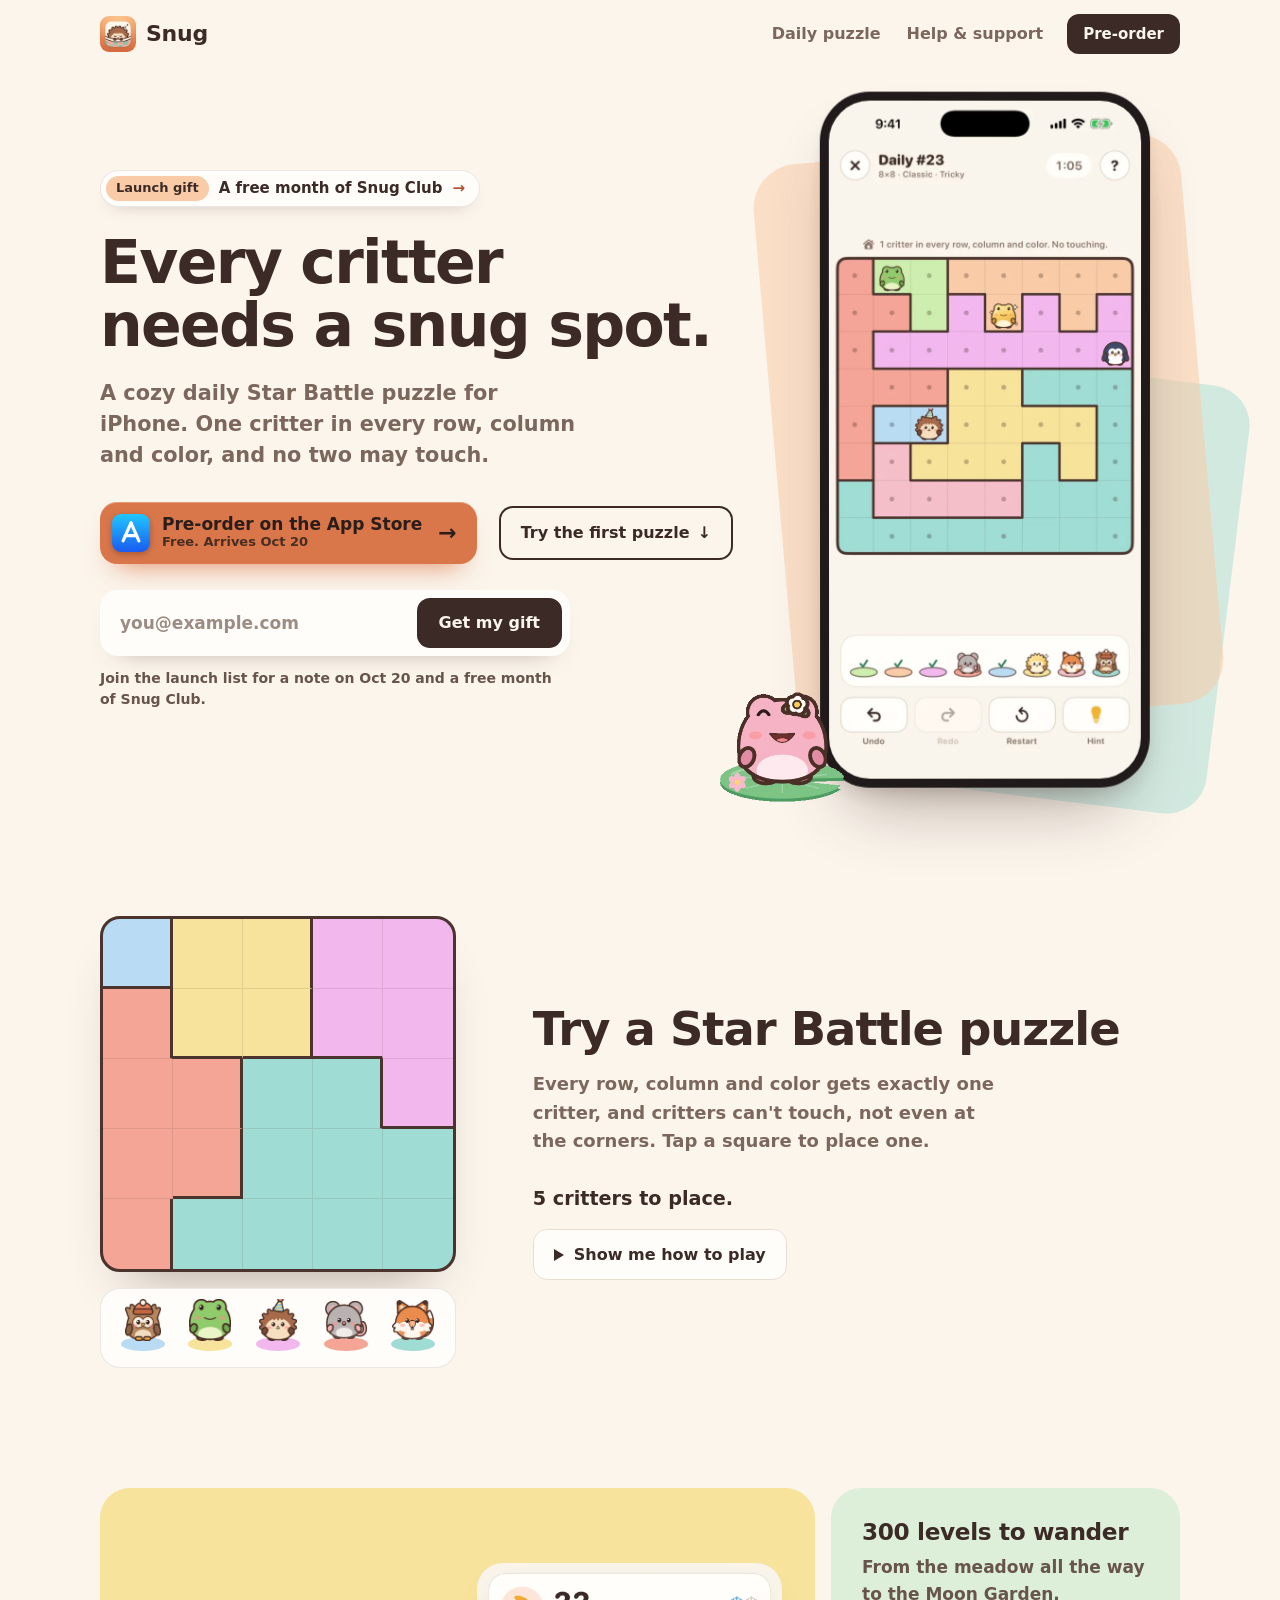
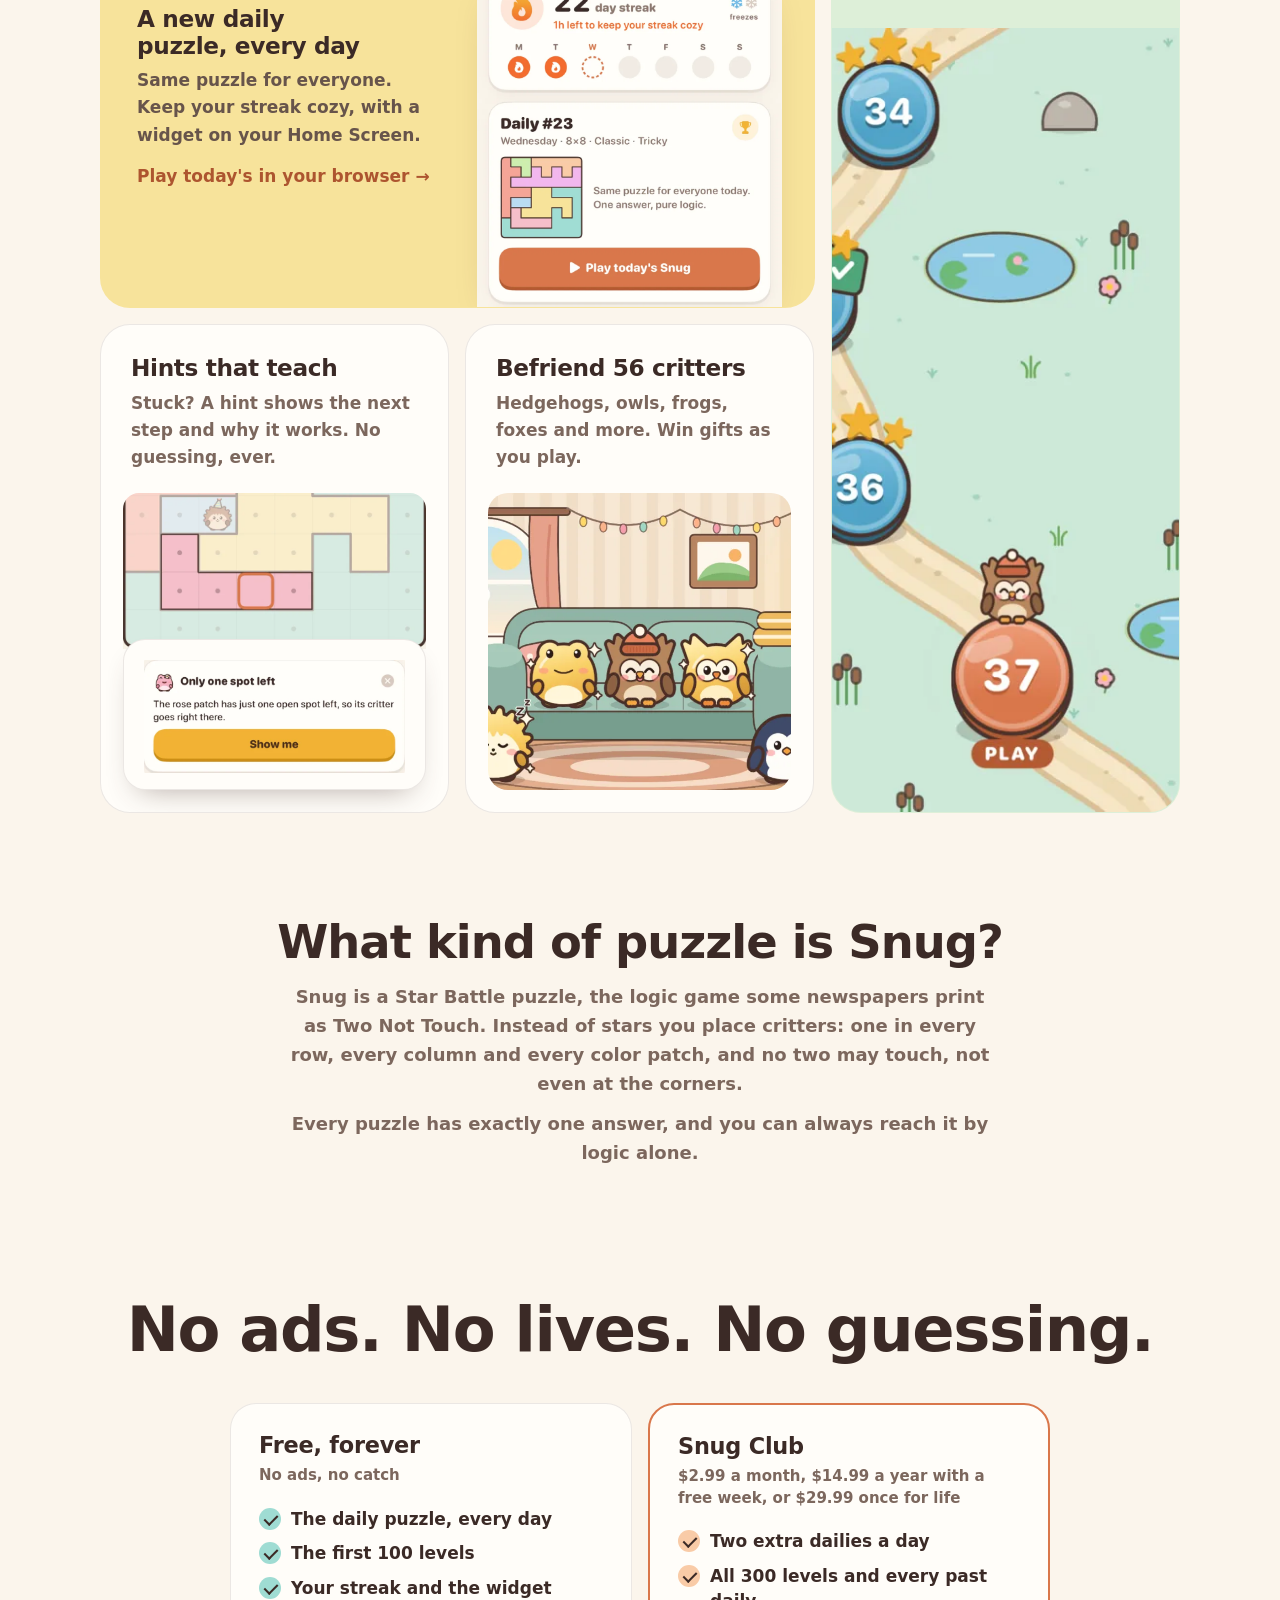
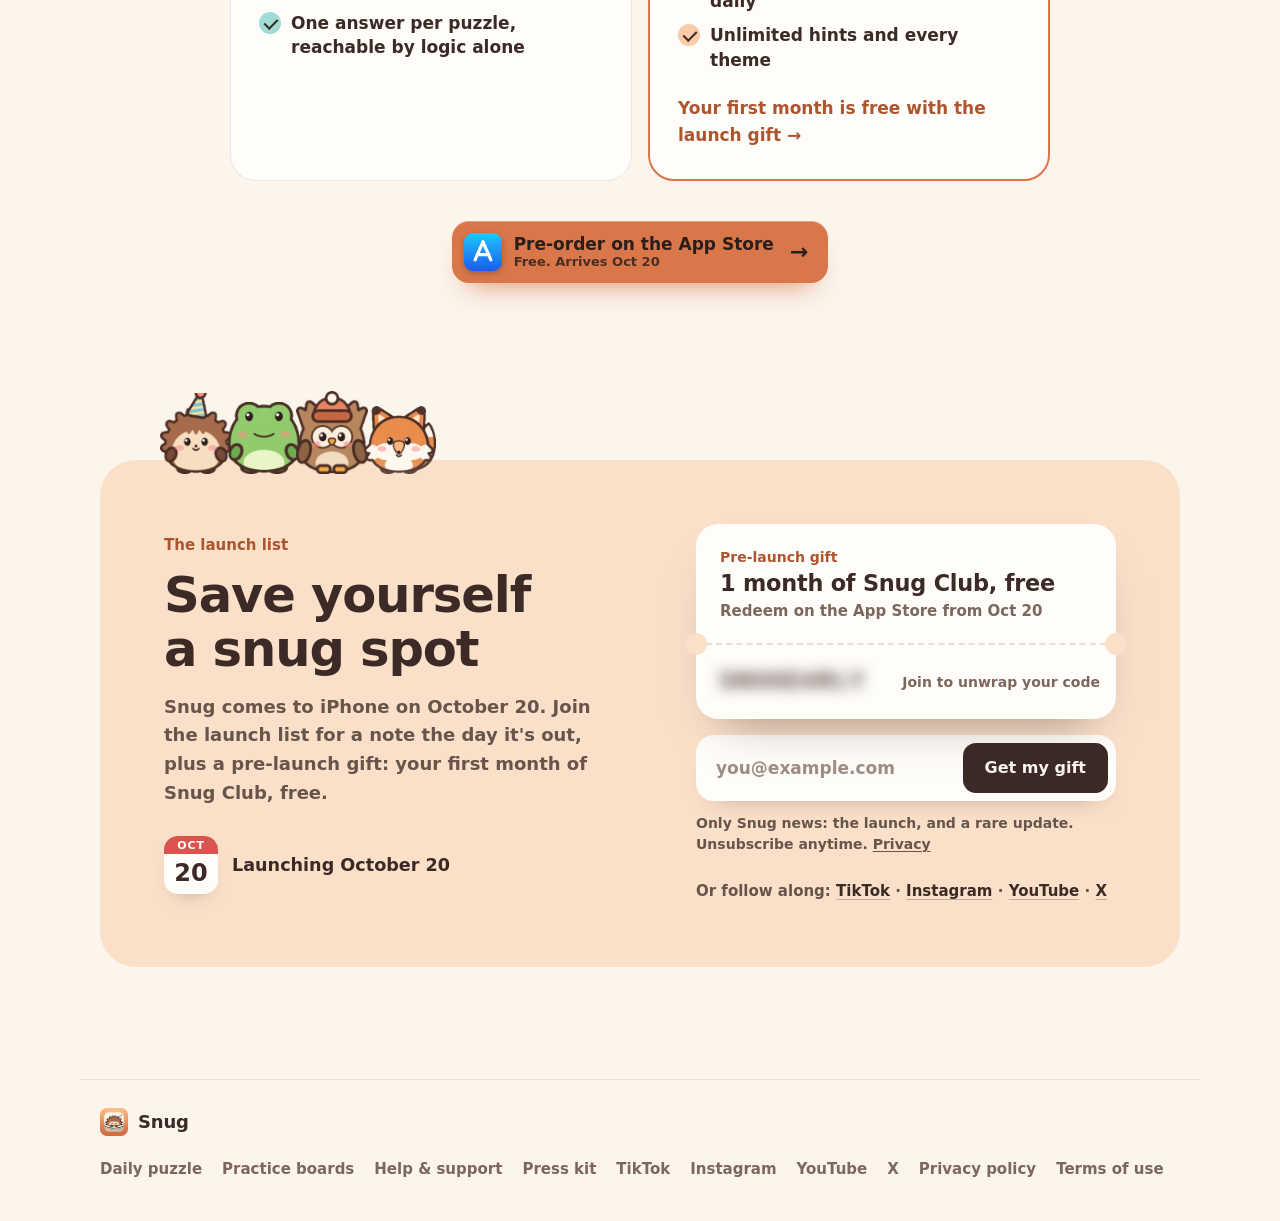
<file: index.html>
<!doctype html>
<html lang="en">
<head>
<meta charset="utf-8">
<meta name="viewport" content="width=device-width, initial-scale=1, viewport-fit=cover">
<title>Snug: Cozy Daily Logic Puzzles | Star Battle Game for iPhone</title>
<meta name="description" content="Snug is a cozy Star Battle puzzle game for iPhone. One critter in every row, column and color, and no two may touch. No ads, no lives, no guessing.">
<meta name="apple-itunes-app" content="app-id=6815366788">
<meta name="color-scheme" content="light dark">
<meta name="theme-color" content="#FBF5EC" media="(prefers-color-scheme: light)">
<meta name="theme-color" content="#1C1719" media="(prefers-color-scheme: dark)">
<link rel="canonical" href="https://snugpuzzle.com/">
<meta property="og:type" content="website">
<meta property="og:site_name" content="Snug">
<meta property="og:title" content="Snug: Cozy Daily Logic Puzzles">
<meta property="og:description" content="A cozy daily logic puzzle for iPhone. No ads, no lives, no guessing.">
<meta property="og:url" content="https://snugpuzzle.com/">
<meta property="og:image" content="https://snugpuzzle.com/og.png">
<meta property="og:image:width" content="1200">
<meta property="og:image:height" content="630">
<meta property="og:image:alt" content="Snug's critters on a cozy sofa, beside the words: cozy daily logic puzzles.">
<meta name="twitter:card" content="summary_large_image">
<link rel="icon" href="favicon.png" type="image/png">
<link rel="apple-touch-icon" href="apple-touch-icon.png">
<link rel="preload" as="image" href="img/board.webp" fetchpriority="high">
<link rel="stylesheet" href="style.css">
<script>document.documentElement.classList.add("js")</script>
<script type="application/ld+json">
{
  "@context": "https://schema.org",
  "@graph": [
    {
      "@type": "WebSite",
      "@id": "https://snugpuzzle.com/#website",
      "url": "https://snugpuzzle.com/",
      "name": "Snug",
      "alternateName": ["Snug: Cozy Daily Logic Puzzles", "Snug Puzzle"],
      "inLanguage": "en"
    },
    {
      "@type": "MobileApplication",
      "@id": "https://snugpuzzle.com/#app",
      "name": "Snug: Cozy Daily Logic Puzzles",
      "alternateName": "Snug",
      "url": "https://snugpuzzle.com/",
      "description": "A cozy Star Battle logic puzzle game for iPhone. One critter in every row, column and color patch, and no two may touch. No ads, no lives, no guessing.",
      "operatingSystem": "iOS 18 or later",
      "applicationCategory": "GameApplication",
      "applicationSubCategory": "Puzzle",
      "genre": ["Puzzle", "Logic puzzle", "Star Battle"],
      "image": "https://snugpuzzle.com/icon.png",
      "screenshot": "https://snugpuzzle.com/press/screenshots/snug-board.png",
      "installUrl": "https://apps.apple.com/app/id6815366788",
      "offers": { "@type": "Offer", "price": "0", "priceCurrency": "USD" },
      "author": { "@type": "Person", "name": "Idan Rokach" },
      "sameAs": [
        "https://apps.apple.com/app/id6815366788",
        "https://www.tiktok.com/@snugpuzzle",
        "https://www.instagram.com/snugpuzzle/",
        "https://www.youtube.com/@SnugPuzzle",
        "https://x.com/SnugPuzzle"
      ]
    }
  ]
}
</script>
</head>
<body class="home">

<header class="bar wrap">
  <a class="brand" href="./"><img src="img/icon.webp" width="36" height="36" alt=""> Snug</a>
  <nav class="bar-nav" aria-label="Main">
    <a class="bar-link" href="daily.html">Daily puzzle</a>
    <a class="bar-link" href="support.html">Help &amp; support</a>
    <a class="bar-cta" href="https://apps.apple.com/us/app/id6815366788">Pre-order</a>
  </nav>
</header>

<main>
  <section class="hero wrap">
    <div class="hero-copy">
      <a class="gift-pill" href="#launch"><span class="gift-pill-tag">Launch gift</span> A free month of Snug Club <span class="gift-pill-arrow" aria-hidden="true">→</span></a>
      <h1>Every critter needs a snug spot.</h1>
      <p class="lede">A cozy daily Star Battle puzzle for iPhone. One critter in every row, column and color, and no two may touch.</p>
      <div class="cta">
        <a class="preorder" data-store href="https://apps.apple.com/us/app/id6815366788"><svg class="as-icon" viewBox="0 0 36 36" width="36" height="36" aria-hidden="true" focusable="false"><defs><linearGradient id="asg" x1="0" y1="0" x2="0" y2="1"><stop offset="0" stop-color="#1FC7FF"/><stop offset="1" stop-color="#1A5BF0"/></linearGradient></defs><rect width="36" height="36" rx="8.5" fill="url(#asg)"/><g fill="none" stroke="#fff" stroke-width="3" stroke-linecap="round"><path d="M18 8.5 10.5 25.5"/><path d="M18 8.5 25.5 25.5"/><path d="M12.6 20.5h10.8"/></g></svg><span class="preorder-text"><strong>Pre-order on the App Store</strong><small>Free. Arrives Oct 20</small></span><span class="preorder-arrow" aria-hidden="true">&rarr;</span></a>
        <a class="play" href="#try">Try the first puzzle</a>
      </div>
      <div class="hero-join" data-list>
        <form class="signup" id="hero-signup" action="https://app.kit.com/forms/9976568/subscriptions" method="post" data-joined="hero-joined">
          <label class="visually-hidden" for="hero-email">Email address</label>
          <div class="field">
            <input id="hero-email" name="email_address" type="email" required autocomplete="email" autocapitalize="off" spellcheck="false" enterkeyhint="send" placeholder="you@example.com">
            <button type="submit">Get my gift</button>
          </div>
          <p class="form-status" role="status" aria-live="polite"></p>
          <p class="fine">Join the launch list for a note on Oct 20 and a free month of Snug Club.</p>
        </form>
        <p class="hero-joined" id="hero-joined" tabindex="-1" hidden>
          <strong class="fresh">Almost there! Tap the button in the email we just sent to confirm.</strong>
          <strong class="back" hidden>You're on the list!</strong>
          Your gift code is <code>SNUGEARLY</code>. <a href="#launch">How to redeem it</a>
        </p>
      </div>
    </div>
    <div class="hero-art">
      <div class="phone">
        <img src="img/board.webp" width="660" height="1434" fetchpriority="high" alt="A Snug puzzle in progress: four critters sit in different color patches of an 8 by 8 board, and more wait in the tray below.">
      </div>
      <img class="lily" src="img/lily.webp" width="241" height="212" alt="">
    </div>
  </section>

  <section class="try wrap reveal" id="try" aria-labelledby="try-title">
    <div class="try-board">
      <div class="board" id="board" role="group" aria-label="The first puzzle, 5 by 5"></div>
      <div class="tray" id="tray" aria-hidden="true"></div>
    </div>
    <div class="try-copy">
      <h2 id="try-title">Try a Star Battle puzzle</h2>
      <p>Every row, column and color gets exactly one critter, and critters can't touch, not even at the corners. Tap a square to place one.</p>
      <p class="status" id="status" role="status" aria-live="polite">5 critters to place.</p>
      <button class="again show-me" id="demo" type="button">Show me how to play</button>
      <div class="lesson" id="lesson" hidden>
        <img class="lesson-lily" src="img/lily.webp" width="241" height="212" alt="">
        <div aria-live="polite" aria-atomic="true">
          <p class="lesson-step" id="lesson-step"></p>
          <h3 id="lesson-title"></h3>
          <p class="lesson-text" id="lesson-text"></p>
        </div>
        <div class="lesson-actions">
          <button class="again" id="lesson-exit" type="button">Let me try</button>
          <button class="lesson-next" id="lesson-next" type="button">Next</button>
        </div>
      </div>
      <div class="after" id="after" hidden>
        <a class="preorder" data-store href="https://apps.apple.com/us/app/id6815366788"><svg class="as-icon" viewBox="0 0 36 36" width="36" height="36" aria-hidden="true" focusable="false"><defs><linearGradient id="asg" x1="0" y1="0" x2="0" y2="1"><stop offset="0" stop-color="#1FC7FF"/><stop offset="1" stop-color="#1A5BF0"/></linearGradient></defs><rect width="36" height="36" rx="8.5" fill="url(#asg)"/><g fill="none" stroke="#fff" stroke-width="3" stroke-linecap="round"><path d="M18 8.5 10.5 25.5"/><path d="M18 8.5 25.5 25.5"/><path d="M12.6 20.5h10.8"/></g></svg><span class="preorder-text"><strong>Pre-order on the App Store</strong><small>Free. Arrives Oct 20</small></span><span class="preorder-arrow" aria-hidden="true">&rarr;</span></a>
        <a class="again" href="daily.html">Play today's daily</a>
        <button class="again" id="again" type="button">Play again</button>
        <button class="again" id="share" type="button">Send it to a friend</button>
        <p class="after-note">Liked it? <a href="#launch">Join the launch list</a> for a free month of Snug Club.</p>
      </div>
    </div>
  </section>

  <section class="features wrap" aria-labelledby="features-title">
    <h2 id="features-title" class="visually-hidden">What's in Snug</h2>
    <div class="grid">
      <article class="tile t-daily reveal" data-tilt>
        <div class="tile-copy">
          <h3>A new daily puzzle, every day</h3>
          <p>Same puzzle for everyone. Keep your streak cozy, with a widget on your Home Screen.</p>
          <a class="tile-link" href="daily.html">Play today's in your browser</a>
        </div>
        <div class="tile-art"><img src="img/today.webp" width="900" height="1017" loading="lazy" alt="The Today screen: a 22 day streak and today's daily puzzle."></div>
      </article>
      <article class="tile t-path reveal" style="--d: 70ms" data-tilt>
        <div class="tile-copy">
          <h3>300 levels to wander</h3>
          <p>From the meadow all the way to the Moon Garden.</p>
        </div>
        <div class="tile-art"><img src="img/path.webp" width="760" height="807" loading="lazy" alt="The level map: a winding path past lily ponds, with level 37 up next."></div>
      </article>
      <article class="tile t-hints reveal" data-tilt>
        <div class="tile-copy">
          <h3>Hints that teach</h3>
          <p>Stuck? A hint shows the next step and why it works. No guessing, ever.</p>
        </div>
        <div class="tile-art">
          <img class="board-slice" src="img/hint-board.webp" width="760" height="391" loading="lazy" alt="">
          <img class="hint-card" src="img/hint-card.webp" width="760" height="329" loading="lazy" alt="A hint: the rose patch has just one open spot left, so its critter goes right there.">
        </div>
      </article>
      <article class="tile t-friends reveal" style="--d: 70ms" data-tilt>
        <div class="tile-copy">
          <h3>Befriend 56 critters</h3>
          <p>Hedgehogs, owls, frogs, foxes and more. Win gifts as you play.</p>
        </div>
        <div class="tile-art">
          <picture>
            <source media="(prefers-color-scheme: dark)" srcset="img/nook-night.webp">
            <img src="img/nook-day.webp" width="960" height="538" loading="lazy" alt="Critter friends relaxing on a sofa in a cozy living room.">
          </picture>
        </div>
      </article>
    </div>
  </section>

  <section class="about wrap reveal" aria-labelledby="about-title">
    <h2 id="about-title">What kind of puzzle is Snug?</h2>
    <p>Snug is a Star Battle puzzle, the logic game some newspapers print as Two Not Touch. Instead of stars you place critters: one in every row, every column and every color patch, and no two may touch, not even at the corners.</p>
    <p>Every puzzle has exactly one answer, and you can always reach it by logic alone.</p>
  </section>

  <section class="promise wrap reveal" aria-labelledby="promise-title">
    <h2 id="promise-title">No ads. No lives. No guessing.</h2>
    <div class="plans">
      <div class="plan" data-tilt>
        <h3>Free, forever</h3>
        <p class="price">No ads, no catch</p>
        <ul class="ticks">
          <li>The daily puzzle, every day</li>
          <li>The first 100 levels</li>
          <li>Your streak and the widget</li>
          <li>One answer per puzzle, reachable by logic alone</li>
        </ul>
      </div>
      <div class="plan club" data-tilt>
        <h3>Snug Club</h3>
        <p class="price">$2.99 a month, $14.99 a year with a free week, or $29.99 once for life</p>
        <ul class="ticks">
          <li>Two extra dailies a day</li>
          <li>All 300 levels and every past daily</li>
          <li>Unlimited hints and every theme</li>
        </ul>
        <a class="plan-gift" href="#launch">Your first month is free with the launch gift</a>
      </div>
    </div>
    <a class="preorder" data-store href="https://apps.apple.com/us/app/id6815366788"><svg class="as-icon" viewBox="0 0 36 36" width="36" height="36" aria-hidden="true" focusable="false"><defs><linearGradient id="asg" x1="0" y1="0" x2="0" y2="1"><stop offset="0" stop-color="#1FC7FF"/><stop offset="1" stop-color="#1A5BF0"/></linearGradient></defs><rect width="36" height="36" rx="8.5" fill="url(#asg)"/><g fill="none" stroke="#fff" stroke-width="3" stroke-linecap="round"><path d="M18 8.5 10.5 25.5"/><path d="M18 8.5 25.5 25.5"/><path d="M12.6 20.5h10.8"/></g></svg><span class="preorder-text"><strong>Pre-order on the App Store</strong><small>Free. Arrives Oct 20</small></span><span class="preorder-arrow" aria-hidden="true">&rarr;</span></a>
  </section>

  <section class="launch wrap reveal" id="launch" aria-labelledby="launch-title">
    <div class="launch-card" id="launch-card">
      <div class="peek" aria-hidden="true">
        <img src="img/critters/hazel.webp" width="157" height="176" loading="lazy" alt="">
        <img src="img/critters/pip.webp" width="176" height="176" loading="lazy" alt="">
        <img src="img/critters/oswin.webp" width="153" height="176" loading="lazy" alt="">
        <img src="img/critters/rowan.webp" width="176" height="166" loading="lazy" alt="">
      </div>
      <div class="launch-copy">
        <p class="eyebrow">The launch list</p>
        <h2 id="launch-title">Save yourself a snug spot</h2>
        <p>Snug comes to iPhone on October 20. Join the launch list for a note the day it's out, plus a pre-launch gift: your first month of Snug Club, free.</p>
        <div class="date">
          <span class="cal" aria-hidden="true"><span>Oct</span>20</span>
          <span id="countdown" data-date="2026-10-20">Launching October 20</span>
        </div>
      </div>

      <div class="launch-gift">
        <div class="ticket" id="ticket" data-tilt>
          <div class="ticket-top">
            <span class="ticket-label">Pre-launch gift</span>
            <strong>1 month of Snug Club, free</strong>
            <span class="ticket-sub">Redeem on the App Store from Oct 20</span>
          </div>
          <div class="ticket-code">
            <code id="code" aria-hidden="true">SNUGEARLY</code>
            <span class="ticket-hint" id="code-hint">Join to unwrap your code</span>
            <button class="copy" id="copy" type="button" hidden>Copy</button>
          </div>
        </div>

        <!-- Signups go to Kit (form 9976568, "Snug launch list"); launch.js posts them without leaving the page. -->
        <form class="signup" id="signup" action="https://app.kit.com/forms/9976568/subscriptions" method="post">
          <label class="visually-hidden" for="email">Email address</label>
          <div class="field">
            <input id="email" name="email_address" type="email" required autocomplete="email" autocapitalize="off" spellcheck="false" enterkeyhint="send" placeholder="you@example.com">
            <button type="submit">Get my gift</button>
          </div>
          <p class="form-status" role="status" aria-live="polite"></p>
          <p class="fine">Only Snug news: the launch, and a rare update. Unsubscribe anytime. <a href="privacy.html#launch-list">Privacy</a></p>
        </form>

        <div class="joined" id="joined" tabindex="-1" hidden>
          <h3 class="fresh">Almost there!</h3>
          <h3 class="back" hidden>You're on the list!</h3>
          <p class="fresh">Check your inbox (and spam folder, just in case) and tap the button in our email to confirm.</p>
          <p>Your code is above. Redeem it on the App Store from October 20, and it'll be in your launch-day email too.</p>
          <div class="joined-actions">
            <a class="redeem" href="https://apps.apple.com/redeem?ctx=offercodes&amp;id=6815366788&amp;code=SNUGEARLY">Redeem now</a>
            <button class="again" id="gift-share" type="button">Send a friend the gift</button>
          </div>
          <p class="fine">One code per Apple Account. After the free month, Snug Club renews unless you cancel.</p>
        </div>

        <p class="follow">Or follow along: <a href="https://www.tiktok.com/@snugpuzzle">TikTok</a> · <a href="https://www.instagram.com/snugpuzzle/">Instagram</a> · <a href="https://www.youtube.com/@SnugPuzzle">YouTube</a> · <a href="https://x.com/SnugPuzzle">X</a></p>
      </div>
    </div>
  </section>
</main>

<footer class="foot wrap">
  <a class="brand" href="./"><img src="img/icon.webp" width="28" height="28" alt=""> Snug</a>
  <nav aria-label="More">
    <a href="daily.html">Daily puzzle</a>
    <a href="practice.html">Practice boards</a>
    <a href="support.html">Help &amp; support</a>
    <a href="press.html">Press kit</a>
    <a href="https://www.tiktok.com/@snugpuzzle">TikTok</a>
    <a href="https://www.instagram.com/snugpuzzle/">Instagram</a>
    <a href="https://www.youtube.com/@SnugPuzzle">YouTube</a>
    <a href="https://x.com/SnugPuzzle">X</a>
    <a href="privacy.html">Privacy policy</a>
    <a href="https://www.apple.com/legal/internet-services/itunes/dev/stdeula/">Terms of use</a>
  </nav>
</footer>

<script src="puzzle.js" defer></script>
<script src="store.js" defer></script>
<script src="launch.js" defer></script>
<script src="tilt.js" defer></script>
</body>
</html>
</file>
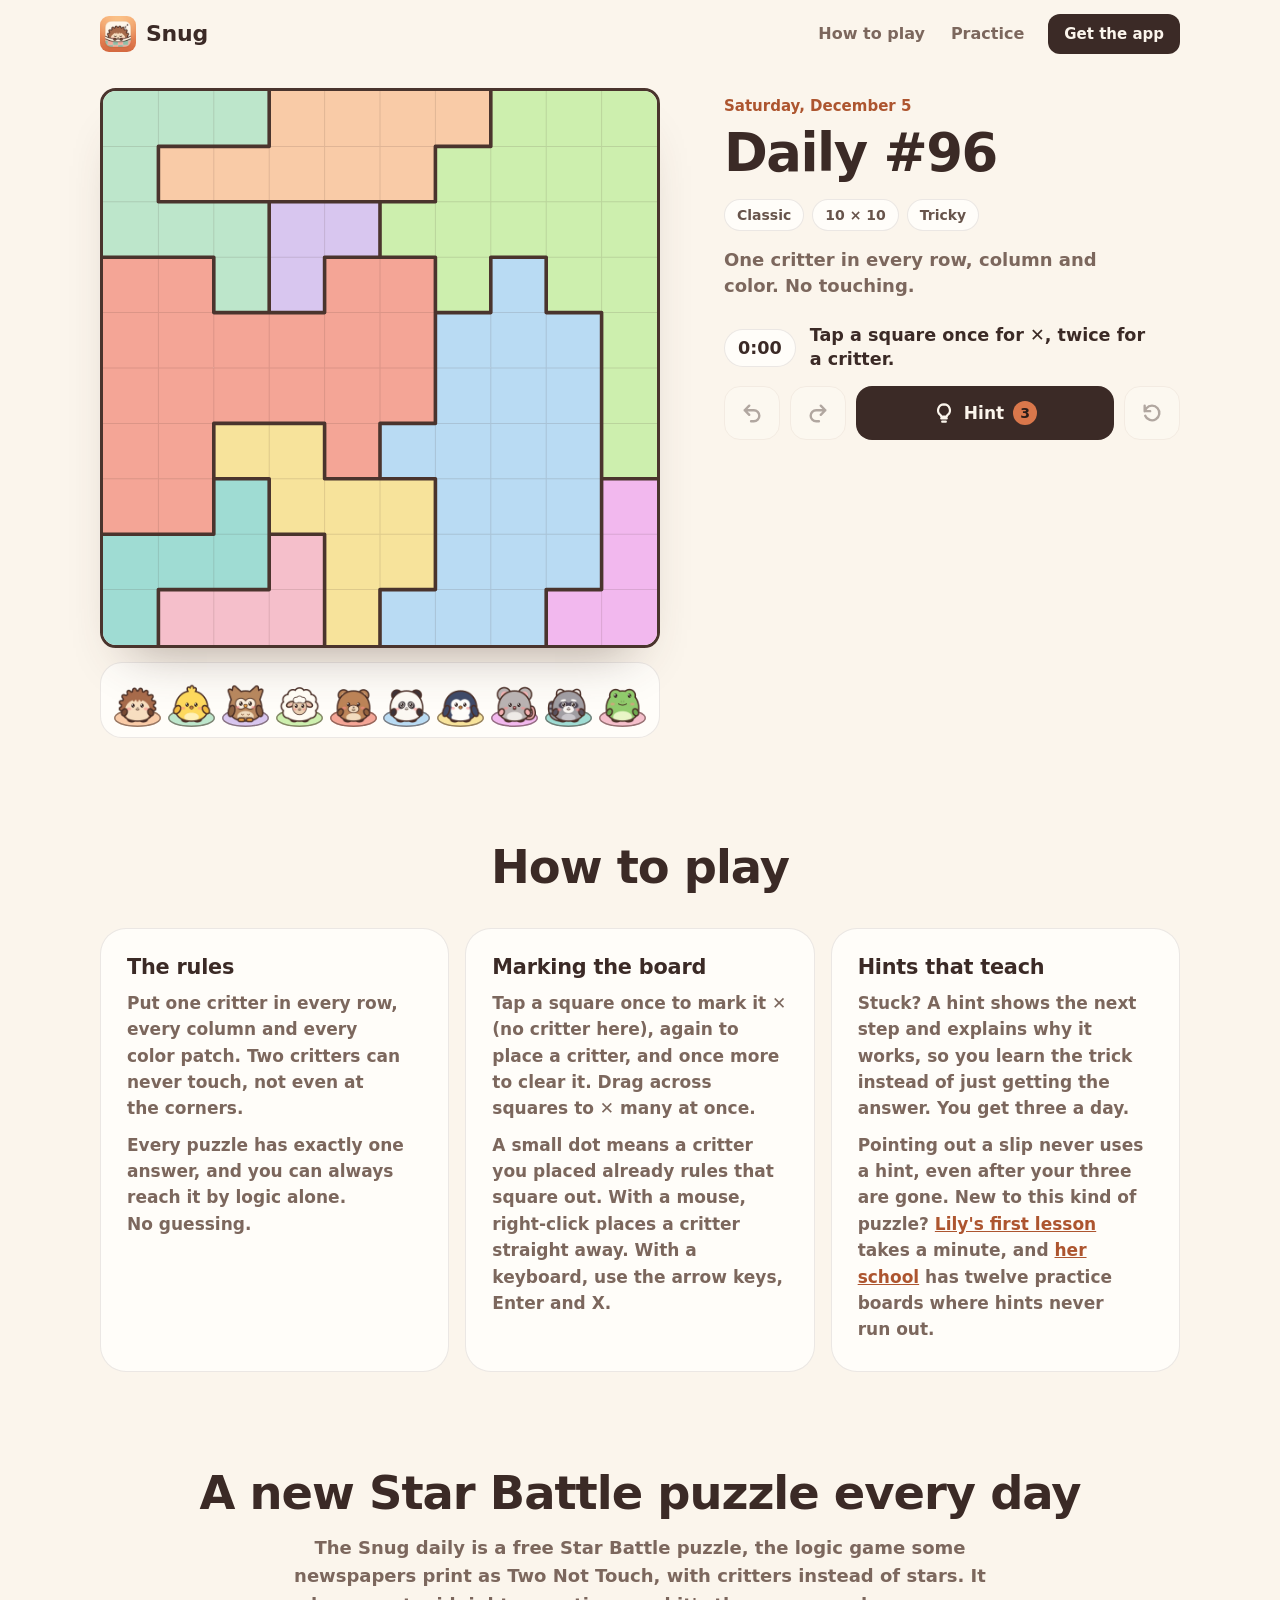
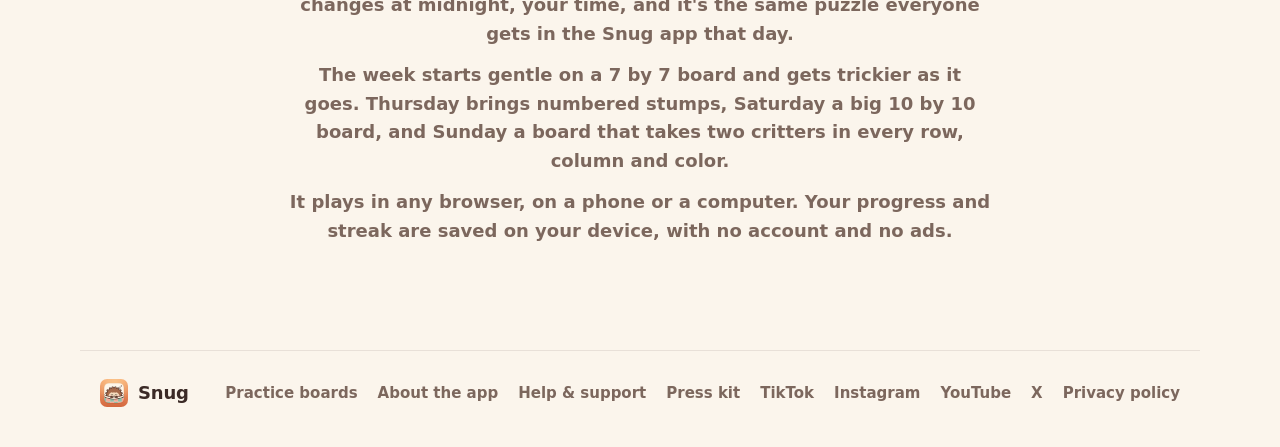
<file: daily.html>
<!doctype html>
<html lang="en">
<head>
<meta charset="utf-8">
<meta name="viewport" content="width=device-width, initial-scale=1, viewport-fit=cover">
<title>Snug Daily: A Free Star Battle Puzzle Every Day, in Your Browser</title>
<meta name="description" content="Play today's Snug daily free in your browser, on any phone or computer. A new Star Battle logic puzzle every day: no ads, no sign-up, no guessing, and hints that explain the next step.">
<meta name="apple-itunes-app" content="app-id=6815366788">
<meta name="color-scheme" content="light dark">
<meta name="theme-color" content="#FBF5EC" media="(prefers-color-scheme: light)">
<meta name="theme-color" content="#1C1719" media="(prefers-color-scheme: dark)">
<link rel="canonical" href="https://snugpuzzle.com/daily">
<meta property="og:type" content="website">
<meta property="og:site_name" content="Snug">
<meta property="og:title" content="Snug Daily: today's puzzle, in your browser">
<meta property="og:description" content="A new cozy logic puzzle every day. One critter in every row, column and color, and no two may touch. Free, no ads, no guessing.">
<meta property="og:url" content="https://snugpuzzle.com/daily">
<meta property="og:image" content="https://snugpuzzle.com/og.png">
<meta property="og:image:width" content="1200">
<meta property="og:image:height" content="630">
<meta property="og:image:alt" content="Snug's critters on a cozy sofa, beside the words: cozy daily logic puzzles.">
<meta name="twitter:card" content="summary_large_image">
<link rel="icon" href="favicon.png" type="image/png">
<link rel="apple-touch-icon" href="apple-touch-icon.png">
<link rel="manifest" href="daily.webmanifest">
<link rel="stylesheet" href="style.css">
<script>document.documentElement.classList.add("js")</script>
<script type="application/ld+json">
{
  "@context": "https://schema.org",
  "@type": "WebApplication",
  "@id": "https://snugpuzzle.com/daily#game",
  "name": "Snug Daily",
  "url": "https://snugpuzzle.com/daily",
  "description": "A free daily Star Battle logic puzzle that plays in the browser. One critter in every row, column and color patch, and no two may touch. No ads, no sign-up, no guessing.",
  "applicationCategory": "GameApplication",
  "applicationSubCategory": "Puzzle",
  "genre": ["Puzzle", "Logic puzzle", "Star Battle"],
  "operatingSystem": "Any",
  "browserRequirements": "Requires JavaScript",
  "image": "https://snugpuzzle.com/icon.png",
  "isAccessibleForFree": true,
  "offers": { "@type": "Offer", "price": "0", "priceCurrency": "USD" },
  "author": { "@type": "Person", "name": "Idan Rokach" },
  "isPartOf": { "@id": "https://snugpuzzle.com/#website" }
}
</script>
</head>
<body class="daily">

<header class="bar wrap">
  <a class="brand" href="./"><img src="img/icon.webp" width="36" height="36" alt=""> Snug</a>
  <nav class="bar-nav" aria-label="Main">
    <span class="streak-pill" id="streak" hidden><svg viewBox="0 0 24 24" width="16" height="16" aria-hidden="true"><path d="M12.5 2.8c.5 2.9-.9 4.7-2.4 6.4C8.6 10.9 7 12.7 7 15.4a5 5 0 0 0 10 0c0-2.2-.9-3.9-2.1-5.4-.3 1.2-1 2-2 2.6.5-3.5-.1-7-.4-9.8z"/></svg><b id="streak-count"></b><span class="visually-hidden" id="streak-text"> day streak</span></span>
    <a class="bar-link" href="#how">How to play</a>
    <a class="bar-link" href="practice.html">Practice</a>
    <a class="bar-cta" href="https://apps.apple.com/app/id6815366788">Get the app</a>
  </nav>
</header>

<main>
  <div class="dplay wrap" id="play">
    <div class="dplay-head">
      <p class="eyebrow" id="day-date">Today's puzzle</p>
      <h1 id="day-title">Snug Daily</h1>
      <p class="chips" id="chips" aria-label="Today's board"></p>
      <p class="rule" id="rule">One critter in every row, column and color. No touching.</p>
    </div>

    <div class="stage">
      <div class="pboard" id="board">
        <svg class="pboard-paint" id="paint" aria-hidden="true" focusable="false" preserveAspectRatio="none"></svg>
        <div class="pcells" id="cells" role="group" aria-label="Today's puzzle"></div>
      </div>
      <div class="ptray" id="tray"></div>
      <noscript><p class="status">The daily needs JavaScript to run. You can still read <a href="#how">how to play</a>, or get Snug on the App Store.</p></noscript>
    </div>

    <div class="dplay-panel">
      <div class="meter" id="meter">
        <span class="clock" id="clock" aria-label="Time">0:00</span>
        <p class="status" id="status" role="status" aria-live="polite">Tap a square once for ✕, twice for a critter.</p>
      </div>

      <div class="tools" id="tools">
        <button class="tool" id="undo" type="button" aria-label="Undo" disabled>
          <svg viewBox="0 0 24 24" width="22" height="22" aria-hidden="true"><path d="M9 14 4 9l5-5M4 9h10a6 6 0 0 1 0 12h-3" fill="none" stroke="currentColor" stroke-width="2.6" stroke-linecap="round" stroke-linejoin="round"/></svg>
        </button>
        <button class="tool" id="redo" type="button" aria-label="Redo" disabled>
          <svg viewBox="0 0 24 24" width="22" height="22" aria-hidden="true"><path d="m15 14 5-5-5-5M20 9H10a6 6 0 0 0 0 12h3" fill="none" stroke="currentColor" stroke-width="2.6" stroke-linecap="round" stroke-linejoin="round"/></svg>
        </button>
        <button class="tool tool-hint" id="hint-button" type="button">
          <svg viewBox="0 0 24 24" width="22" height="22" aria-hidden="true"><path d="M9 18h6M10 21.5h4M12 2.5a6.5 6.5 0 0 0-4 11.6c.7.6 1 1.2 1 1.9h6c0-.7.3-1.3 1-1.9a6.5 6.5 0 0 0-4-11.6Z" fill="none" stroke="currentColor" stroke-width="2.4" stroke-linecap="round" stroke-linejoin="round"/></svg>
          <span id="hint-label">Hint</span>
          <span class="jar" id="jar" aria-hidden="true">3</span>
        </button>
        <button class="tool" id="restart" type="button" aria-label="Start over" disabled>
          <svg viewBox="0 0 24 24" width="22" height="22" aria-hidden="true"><path d="M4 4v6h6M4.6 15a8 8 0 1 0 1.3-8.2L4 10" fill="none" stroke="currentColor" stroke-width="2.6" stroke-linecap="round" stroke-linejoin="round"/></svg>
        </button>
        <p class="tools-note" id="tools-note" hidden>No hints left today. Check still points out slips, free.</p>
      </div>

      <div class="hint-card" id="hint-card" hidden>
        <img class="hint-lily" src="img/lily.webp" width="241" height="212" alt="">
        <div aria-live="polite" aria-atomic="true">
          <p class="hint-kicker" id="hint-kicker">Hint</p>
          <h2 id="hint-title"></h2>
          <p id="hint-text"></p>
        </div>
        <div class="hint-actions">
          <button class="again" id="hint-dismiss" type="button">Got it</button>
          <button class="lesson-next" id="hint-apply" type="button">Show me</button>
        </div>
      </div>

      <div class="result" id="result" tabindex="-1" hidden>
        <div class="stars" id="stars" role="img" aria-label="">
          <svg viewBox="0 0 24 24" aria-hidden="true"><path d="M12 2.6l2.8 5.9 6.4.8-4.7 4.5 1.2 6.4L12 17.1l-5.7 3.1 1.2-6.4L2.8 9.3l6.4-.8z"/></svg>
          <svg viewBox="0 0 24 24" aria-hidden="true"><path d="M12 2.6l2.8 5.9 6.4.8-4.7 4.5 1.2 6.4L12 17.1l-5.7 3.1 1.2-6.4L2.8 9.3l6.4-.8z"/></svg>
          <svg viewBox="0 0 24 24" aria-hidden="true"><path d="M12 2.6l2.8 5.9 6.4.8-4.7 4.5 1.2 6.4L12 17.1l-5.7 3.1 1.2-6.4L2.8 9.3l6.4-.8z"/></svg>
        </div>
        <h2 id="result-title">Solved!</h2>
        <p class="result-facts" id="result-facts"></p>
        <p class="result-streaks" id="result-streaks" hidden></p>
        <div class="result-actions">
          <button class="lesson-next" id="share" type="button">Share your time</button>
          <p class="next" id="next"></p>
        </div>
        <p class="next result-practice">Not done for today? <a href="practice.html">Lily's school</a> has twelve practice boards.</p>
        <div class="more">
          <div class="more-copy">
            <img src="img/critters/hazel.webp" width="157" height="176" loading="lazy" alt="">
            <div>
              <h3>There's more Snug on iPhone</h3>
              <p>The app adds 100 free levels, a streak widget for your Home Screen and 56 critters to befriend. No ads, no lives.</p>
            </div>
          </div>
            <a class="preorder" data-store href="https://apps.apple.com/app/id6815366788"><svg class="as-icon" viewBox="0 0 36 36" width="36" height="36" aria-hidden="true" focusable="false"><defs><linearGradient id="asg" x1="0" y1="0" x2="0" y2="1"><stop offset="0" stop-color="#1FC7FF"/><stop offset="1" stop-color="#1A5BF0"/></linearGradient></defs><rect width="36" height="36" rx="8.5" fill="url(#asg)"/><g fill="none" stroke="#fff" stroke-width="3" stroke-linecap="round"><path d="M18 8.5 10.5 25.5"/><path d="M18 8.5 25.5 25.5"/><path d="M12.6 20.5h10.8"/></g></svg><span class="preorder-text"><strong>Pre-order on the App Store</strong><small>Free. Arrives Oct 20</small></span><span class="preorder-arrow" aria-hidden="true">&rarr;</span></a>
        </div>
      </div>
    </div>
  </div>

  <section class="how wrap" id="how" aria-labelledby="how-title">
    <h2 id="how-title">How to play</h2>
    <div class="how-grid">
      <div class="how-card">
        <h3>The rules</h3>
        <p id="how-rules">Put one critter in every row, every column and every color patch. Two critters can never touch, not even at the corners.</p>
        <p>Every puzzle has exactly one answer, and you can always reach it by logic alone. No guessing.</p>
      </div>
      <div class="how-card">
        <h3>Marking the board</h3>
        <p>Tap a square once to mark it ✕ (no critter here), again to place a critter, and once more to clear it. Drag across squares to ✕ many at once.</p>
        <p>A small dot means a critter you placed already rules that square out. With a mouse, right-click places a critter straight away. With a keyboard, use the arrow keys, Enter and X.</p>
      </div>
      <div class="how-card">
        <h3>Hints that teach</h3>
        <p>Stuck? A hint shows the next step and explains why it works, so you learn the trick instead of just getting the answer. You get three a day.</p>
        <p>Pointing out a slip never uses a hint, even after your three are gone. New to this kind of puzzle? <a href="./#try">Lily's first lesson</a> takes a minute, and <a href="practice.html">her school</a> has twelve practice boards where hints never run out.</p>
      </div>
    </div>
  </section>

  <section class="about wrap" aria-labelledby="about-title">
    <h2 id="about-title">A new Star Battle puzzle every day</h2>
    <p>The Snug daily is a free Star Battle puzzle, the logic game some newspapers print as Two Not Touch, with critters instead of stars. It changes at midnight, your time, and it's the same puzzle everyone gets in the Snug app that day.</p>
    <p>The week starts gentle on a 7 by 7 board and gets trickier as it goes. Thursday brings numbered stumps, Saturday a big 10 by 10 board, and Sunday a board that takes two critters in every row, column and color.</p>
    <p>It plays in any browser, on a phone or a computer. Your progress and streak are saved on your device, with no account and no ads.</p>
  </section>
</main>

<footer class="foot wrap">
  <a class="brand" href="./"><img src="img/icon.webp" width="28" height="28" alt=""> Snug</a>
  <nav aria-label="More">
    <a href="practice.html">Practice boards</a>
    <a href="./">About the app</a>
    <a href="support.html">Help &amp; support</a>
    <a href="press.html">Press kit</a>
    <a href="https://www.tiktok.com/@snugpuzzle">TikTok</a>
    <a href="https://www.instagram.com/snugpuzzle/">Instagram</a>
    <a href="https://www.youtube.com/@SnugPuzzle">YouTube</a>
    <a href="https://x.com/SnugPuzzle">X</a>
    <a href="privacy.html">Privacy policy</a>
  </nav>
</footer>

<script src="daily-data.js" defer></script>
<script src="engine.js" defer></script>
<script src="play.js" defer></script>
<script src="store.js" defer></script>
</body>
</html>
</file>
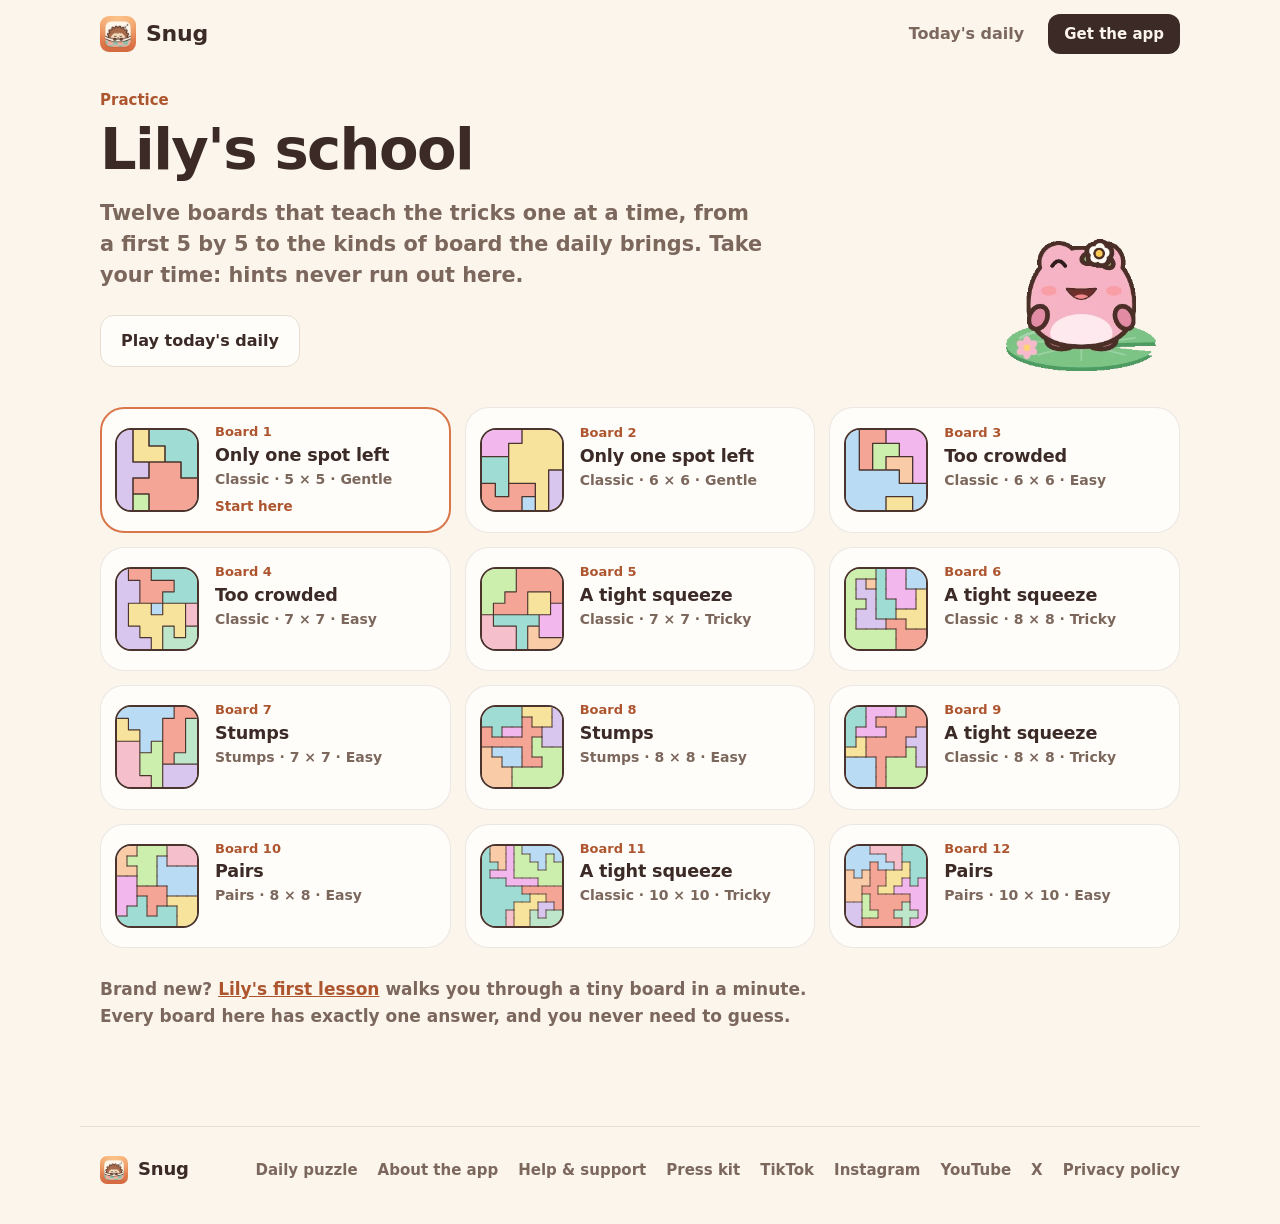
<file: practice.html>
<!doctype html>
<html lang="en">
<head>
<meta charset="utf-8">
<meta name="viewport" content="width=device-width, initial-scale=1, viewport-fit=cover">
<title>Practice Star Battle Puzzles Free Online | Lily's School, by Snug</title>
<meta name="description" content="Twelve free practice boards that teach Star Battle one trick at a time, from a first 5 by 5 to the kinds of board the Snug daily brings. Hints explain every step and never run out.">
<meta name="apple-itunes-app" content="app-id=6815366788">
<meta name="color-scheme" content="light dark">
<meta name="theme-color" content="#FBF5EC" media="(prefers-color-scheme: light)">
<meta name="theme-color" content="#1C1719" media="(prefers-color-scheme: dark)">
<link rel="canonical" href="https://snugpuzzle.com/practice">
<meta property="og:type" content="website">
<meta property="og:site_name" content="Snug">
<meta property="og:title" content="Lily's school: practice boards for the Snug daily">
<meta property="og:description" content="Twelve free boards that teach the tricks one at a time. One critter in every row, column and color, and no two may touch.">
<meta property="og:url" content="https://snugpuzzle.com/practice">
<meta property="og:image" content="https://snugpuzzle.com/og.png">
<meta property="og:image:width" content="1200">
<meta property="og:image:height" content="630">
<meta property="og:image:alt" content="Snug's critters on a cozy sofa, beside the words: cozy daily logic puzzles.">
<meta name="twitter:card" content="summary_large_image">
<link rel="icon" href="favicon.png" type="image/png">
<link rel="apple-touch-icon" href="apple-touch-icon.png">
<link rel="stylesheet" href="style.css">
<!-- One page, two views: the list of boards, or one board being played (?board=N). The class picks
     which shows before anything paints; practice.js corrects it if the number doesn't exist. -->
<script>document.documentElement.classList.add("js", /[?&]board=[1-9]/.test(location.search) ? "playing" : "listing")</script>
</head>
<body class="daily practice">

<header class="bar wrap">
  <a class="brand" href="./"><img src="img/icon.webp" width="36" height="36" alt=""> Snug</a>
  <nav class="bar-nav" aria-label="Main">
    <a class="bar-link" href="daily.html">Today's daily</a>
    <a class="bar-cta" href="https://apps.apple.com/app/id6815366788">Get the app</a>
  </nav>
</header>

<main>
  <section class="school wrap" id="school" aria-labelledby="school-title">
    <div class="school-head">
      <div class="school-copy">
        <p class="eyebrow">Practice</p>
        <h1 id="school-title">Lily's school</h1>
        <p class="lede">Twelve boards that teach the tricks one at a time, from a first 5 by 5 to the kinds of board the daily brings. Take your time: hints never run out here.</p>
        <p class="school-links"><a class="again" href="daily.html">Play today's daily</a><span class="school-tally" id="school-tally"></span></p>
      </div>
      <img class="school-lily" src="img/lily.webp" width="241" height="212" alt="">
    </div>
    <ol class="boards" id="boards"></ol>
    <noscript><p class="status">The practice boards need JavaScript to run. You can still read how to play on the <a href="daily.html#how">daily's page</a>.</p></noscript>
    <p class="school-foot">Brand new? <a href="./#try">Lily's first lesson</a> walks you through a tiny board in a minute. Every board here has exactly one answer, and you never need to guess.</p>
  </section>

  <div class="dplay wrap" id="play">
    <div class="dplay-head">
      <p class="eyebrow" id="day-date"><a href="?">Lily's school</a></p>
      <h1 id="day-title">Practice board</h1>
      <p class="chips" id="chips" aria-label="This board"></p>
      <p class="rule" id="rule">One critter in every row, column and color. No touching.</p>
      <p class="tip"><img src="img/lily.webp" width="241" height="212" alt=""><span><b>Lily's tip.</b> <span id="tip"></span></span></p>
    </div>

    <div class="stage">
      <div class="pboard" id="board">
        <svg class="pboard-paint" id="paint" aria-hidden="true" focusable="false" preserveAspectRatio="none"></svg>
        <div class="pcells" id="cells" role="group" aria-label="Practice board"></div>
      </div>
      <div class="ptray" id="tray"></div>
      
    </div>

    <div class="dplay-panel">
      <div class="meter" id="meter">
        <span class="clock" id="clock" aria-label="Time">0:00</span>
        <p class="status" id="status" role="status" aria-live="polite">Tap a square once for ✕, twice for a critter.</p>
      </div>

      <div class="tools" id="tools">
        <button class="tool" id="undo" type="button" aria-label="Undo" disabled>
          <svg viewBox="0 0 24 24" width="22" height="22" aria-hidden="true"><path d="M9 14 4 9l5-5M4 9h10a6 6 0 0 1 0 12h-3" fill="none" stroke="currentColor" stroke-width="2.6" stroke-linecap="round" stroke-linejoin="round"/></svg>
        </button>
        <button class="tool" id="redo" type="button" aria-label="Redo" disabled>
          <svg viewBox="0 0 24 24" width="22" height="22" aria-hidden="true"><path d="m15 14 5-5-5-5M20 9H10a6 6 0 0 0 0 12h3" fill="none" stroke="currentColor" stroke-width="2.6" stroke-linecap="round" stroke-linejoin="round"/></svg>
        </button>
        <button class="tool tool-hint" id="hint-button" type="button">
          <svg viewBox="0 0 24 24" width="22" height="22" aria-hidden="true"><path d="M9 18h6M10 21.5h4M12 2.5a6.5 6.5 0 0 0-4 11.6c.7.6 1 1.2 1 1.9h6c0-.7.3-1.3 1-1.9a6.5 6.5 0 0 0-4-11.6Z" fill="none" stroke="currentColor" stroke-width="2.4" stroke-linecap="round" stroke-linejoin="round"/></svg>
          <span id="hint-label">Hint</span>
          <span class="jar" id="jar" aria-hidden="true" hidden></span>
        </button>
        <button class="tool" id="restart" type="button" aria-label="Start over" disabled>
          <svg viewBox="0 0 24 24" width="22" height="22" aria-hidden="true"><path d="M4 4v6h6M4.6 15a8 8 0 1 0 1.3-8.2L4 10" fill="none" stroke="currentColor" stroke-width="2.6" stroke-linecap="round" stroke-linejoin="round"/></svg>
        </button>
        <p class="tools-note" id="tools-note" hidden></p>
      </div>

      <div class="hint-card" id="hint-card" hidden>
        <img class="hint-lily" src="img/lily.webp" width="241" height="212" alt="">
        <div aria-live="polite" aria-atomic="true">
          <p class="hint-kicker" id="hint-kicker">Hint</p>
          <h2 id="hint-title"></h2>
          <p id="hint-text"></p>
        </div>
        <div class="hint-actions">
          <button class="again" id="hint-dismiss" type="button">Got it</button>
          <button class="lesson-next" id="hint-apply" type="button">Show me</button>
        </div>
      </div>

      <div class="result" id="result" tabindex="-1" hidden>
        <div class="stars" id="stars" role="img" aria-label="">
          <svg viewBox="0 0 24 24" aria-hidden="true"><path d="M12 2.6l2.8 5.9 6.4.8-4.7 4.5 1.2 6.4L12 17.1l-5.7 3.1 1.2-6.4L2.8 9.3l6.4-.8z"/></svg>
          <svg viewBox="0 0 24 24" aria-hidden="true"><path d="M12 2.6l2.8 5.9 6.4.8-4.7 4.5 1.2 6.4L12 17.1l-5.7 3.1 1.2-6.4L2.8 9.3l6.4-.8z"/></svg>
          <svg viewBox="0 0 24 24" aria-hidden="true"><path d="M12 2.6l2.8 5.9 6.4.8-4.7 4.5 1.2 6.4L12 17.1l-5.7 3.1 1.2-6.4L2.8 9.3l6.4-.8z"/></svg>
        </div>
        <h2 id="result-title">Solved!</h2>
        <p class="result-facts" id="result-facts"></p>
        <p class="result-streaks" id="school-done" hidden>That's the whole school. The daily is yours now, a new one every day.</p>
        <div class="result-actions">
          <a class="lesson-next" id="next-board" href="?">Next board</a>
          <button class="again" id="again" type="button">Play it again</button>
          <a class="next" href="?">All boards</a>
        </div>
        <div class="more">
          <div class="more-copy">
            <img src="img/critters/hazel.webp" width="157" height="176" loading="lazy" alt="">
            <div>
              <h3>Hundreds more on iPhone</h3>
              <p>The app has 300 levels (the first 100 free), a streak widget for your Home Screen and 56 critters to befriend. No ads, no lives.</p>
            </div>
          </div>
            <a class="preorder" data-store href="https://apps.apple.com/app/id6815366788"><svg class="as-icon" viewBox="0 0 36 36" width="36" height="36" aria-hidden="true" focusable="false"><defs><linearGradient id="asg" x1="0" y1="0" x2="0" y2="1"><stop offset="0" stop-color="#1FC7FF"/><stop offset="1" stop-color="#1A5BF0"/></linearGradient></defs><rect width="36" height="36" rx="8.5" fill="url(#asg)"/><g fill="none" stroke="#fff" stroke-width="3" stroke-linecap="round"><path d="M18 8.5 10.5 25.5"/><path d="M18 8.5 25.5 25.5"/><path d="M12.6 20.5h10.8"/></g></svg><span class="preorder-text"><strong>Pre-order on the App Store</strong><small>Free. Arrives Oct 20</small></span><span class="preorder-arrow" aria-hidden="true">&rarr;</span></a>
        </div>
      </div>
    </div>
  </div>
</main>

<footer class="foot wrap">
  <a class="brand" href="./"><img src="img/icon.webp" width="28" height="28" alt=""> Snug</a>
  <nav aria-label="More">
    <a href="daily.html">Daily puzzle</a>
    <a href="./">About the app</a>
    <a href="support.html">Help &amp; support</a>
    <a href="press.html">Press kit</a>
    <a href="https://www.tiktok.com/@snugpuzzle">TikTok</a>
    <a href="https://www.instagram.com/snugpuzzle/">Instagram</a>
    <a href="https://www.youtube.com/@SnugPuzzle">YouTube</a>
    <a href="https://x.com/SnugPuzzle">X</a>
    <a href="privacy.html">Privacy policy</a>
  </nav>
</footer>

<script src="practice-data.js" defer></script>
<script src="engine.js" defer></script>
<script src="practice.js" defer></script>
<script src="play.js" defer></script>
<script src="store.js" defer></script>
</body>
</html>
</file>
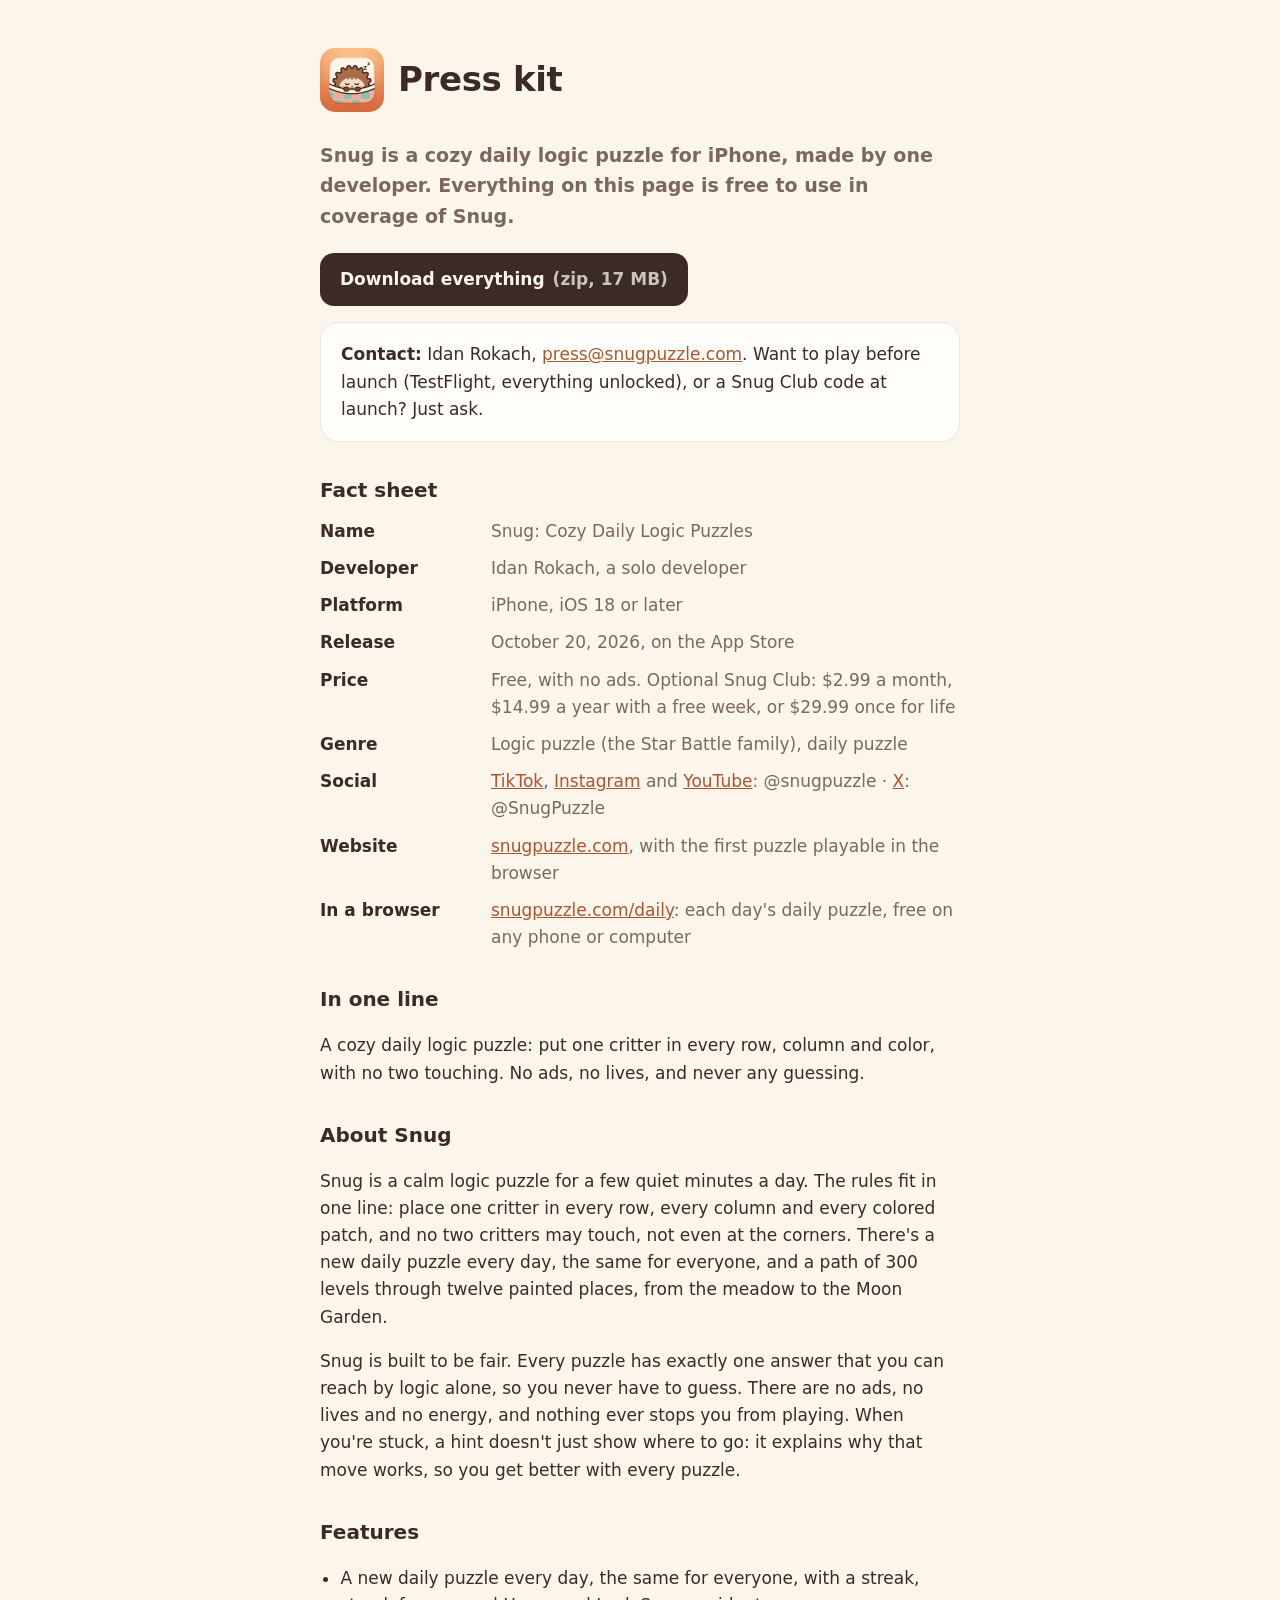
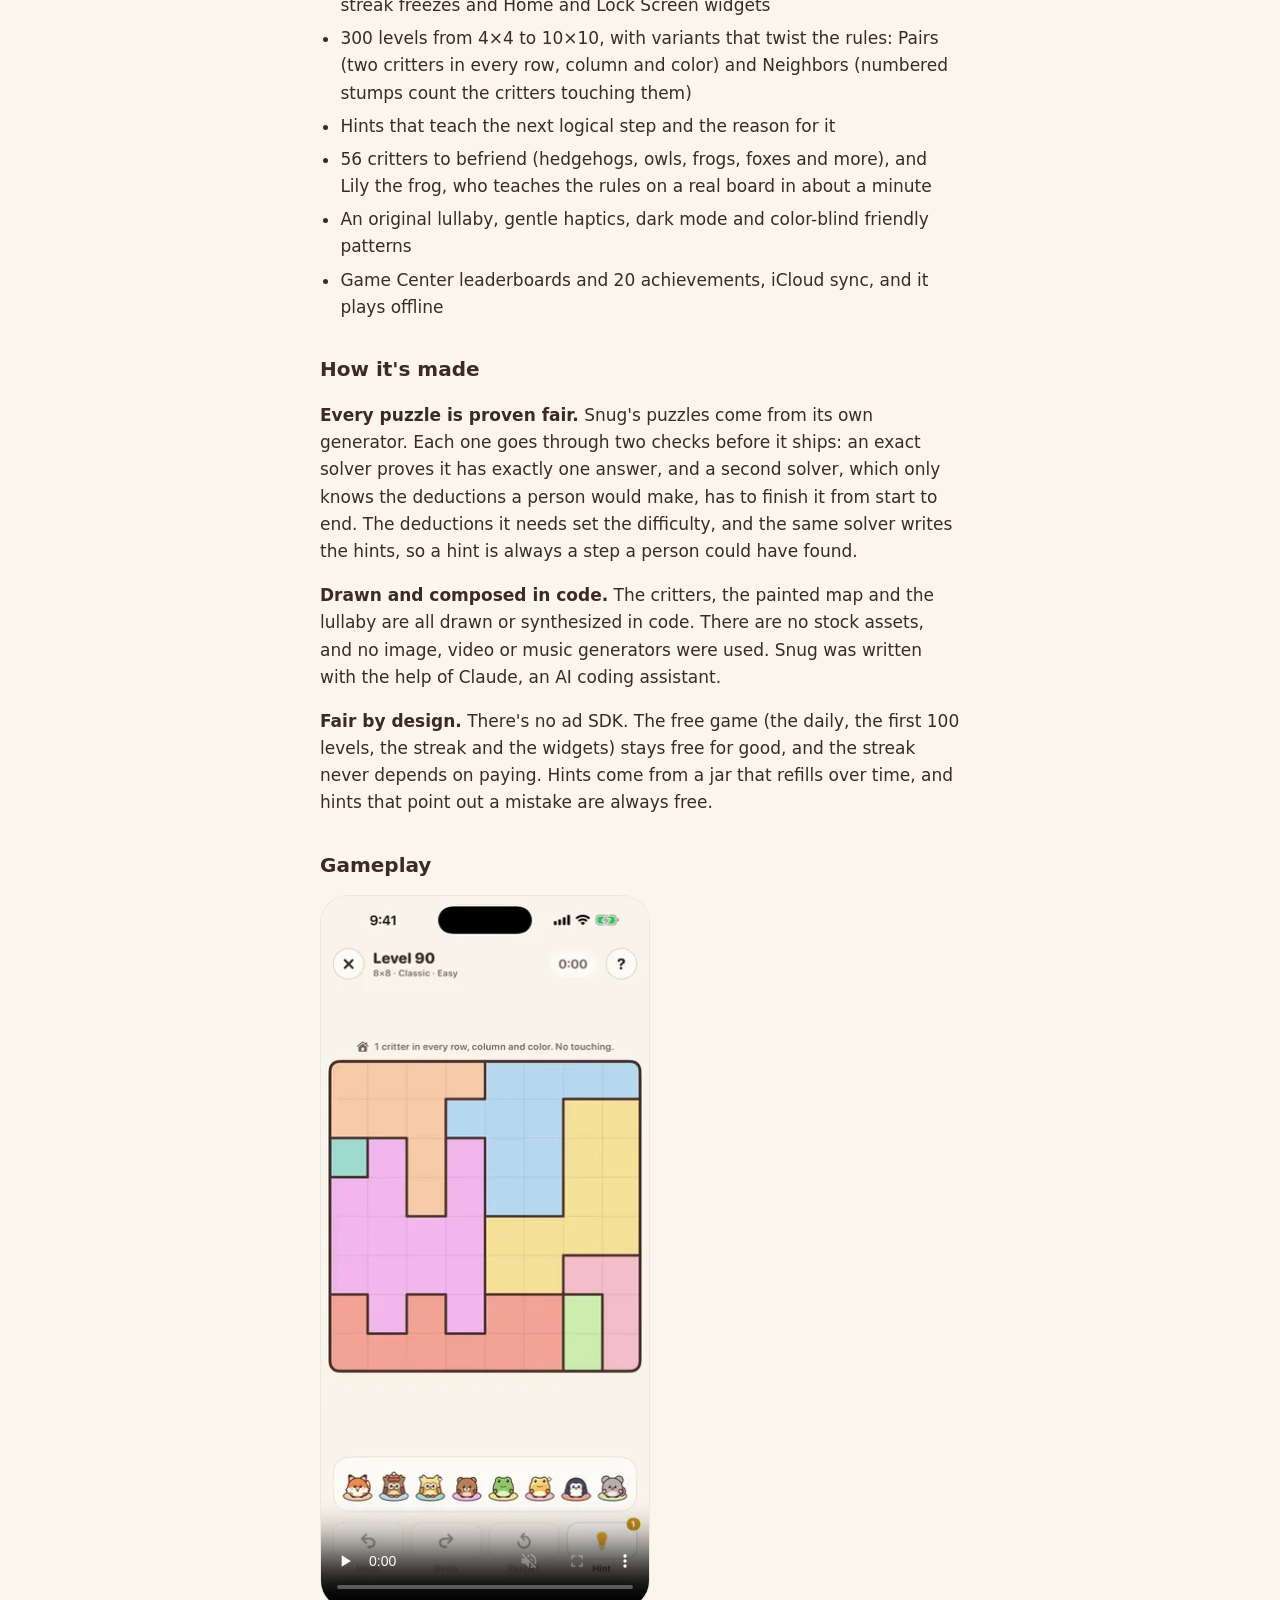
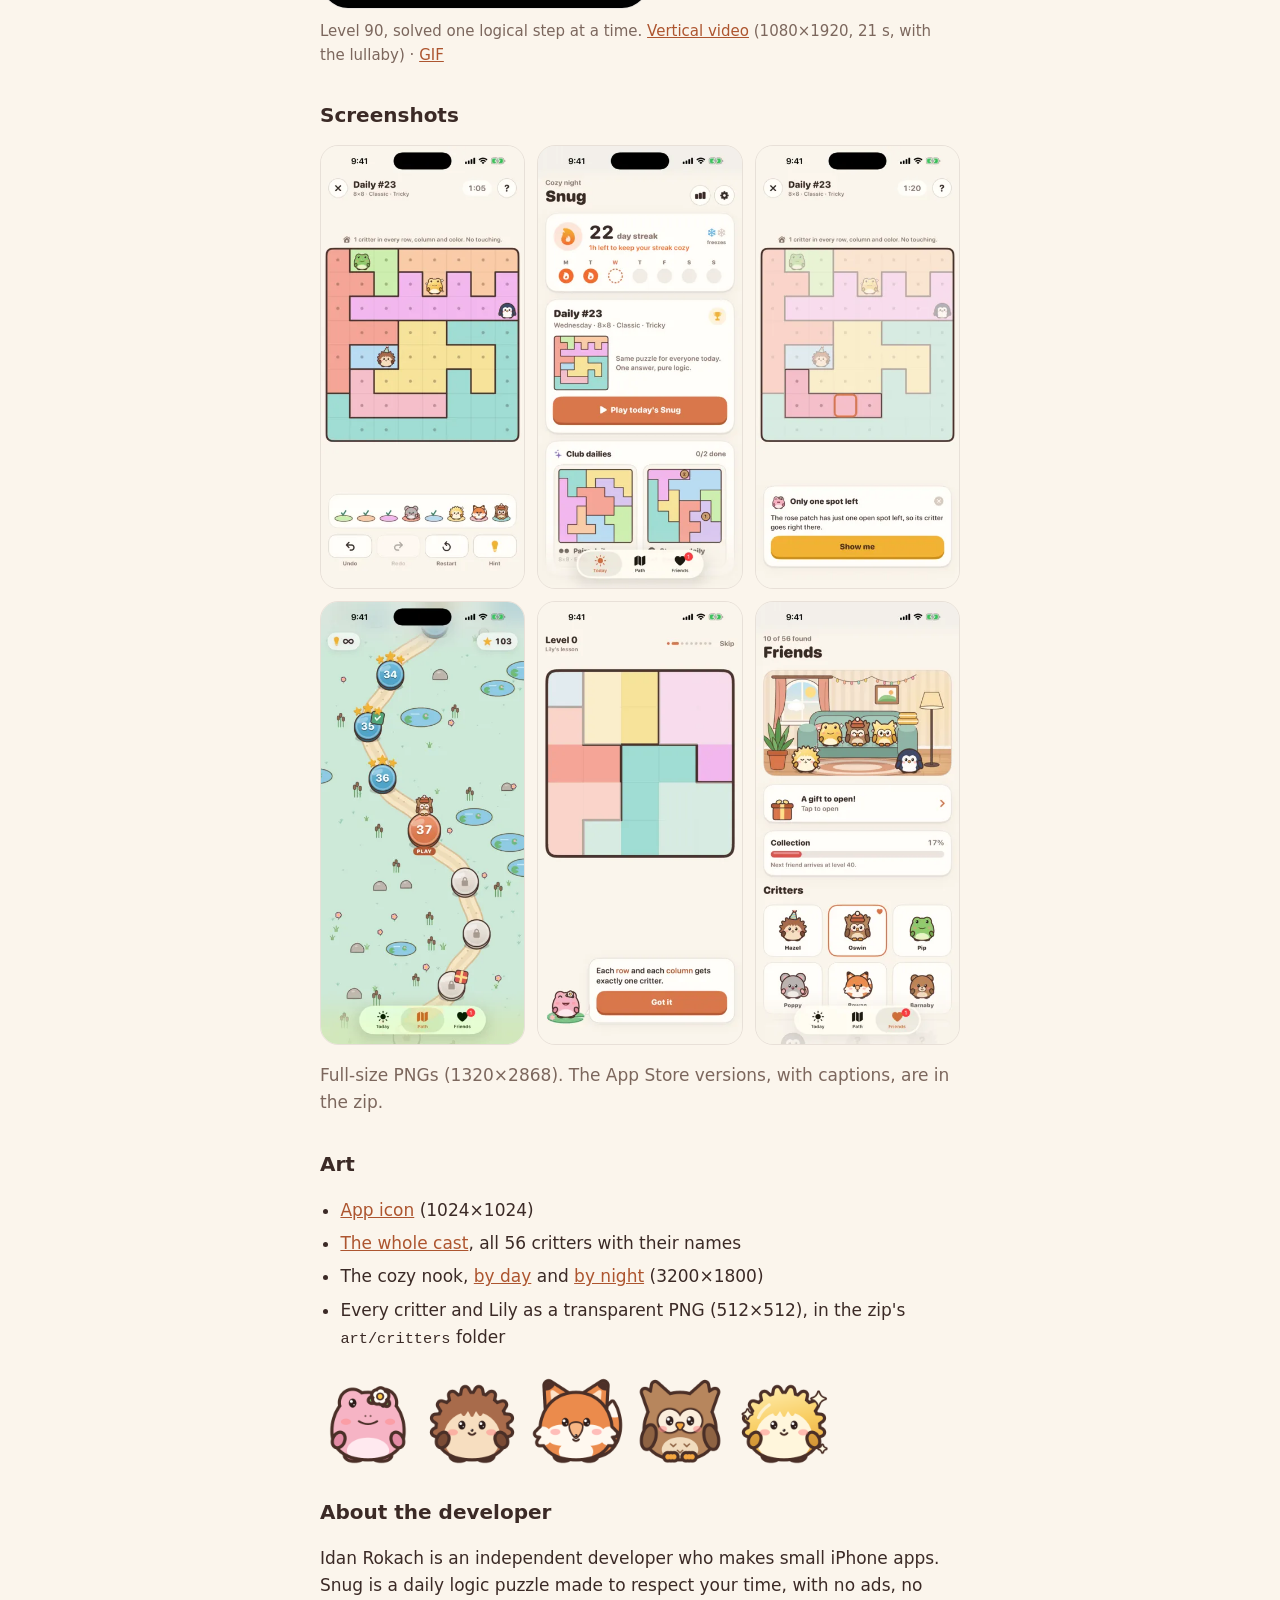
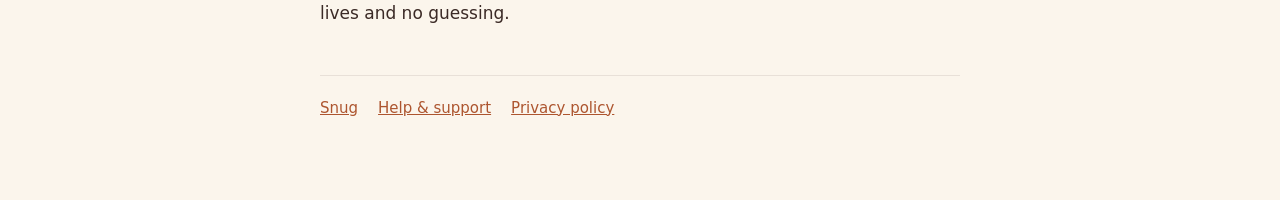
<file: press.html>
<!doctype html><html lang="en"><head><meta charset="utf-8"><meta name="viewport" content="width=device-width,initial-scale=1">
<title>Press kit: Snug</title>
<meta name="description" content="Press kit for Snug, a cozy daily logic puzzle for iPhone: fact sheet, description, gameplay video, screenshots, the app icon and critter art.">
<meta name="color-scheme" content="light dark">
<link rel="canonical" href="https://snugpuzzle.com/press.html">
<meta property="og:url" content="https://snugpuzzle.com/press.html">
<meta property="og:title" content="Snug press kit">
<meta property="og:description" content="Fact sheet, gameplay video, screenshots and critter art for Snug, a cozy daily logic puzzle for iPhone.">
<meta property="og:image" content="https://snugpuzzle.com/og.png">
<link rel="icon" href="favicon.png" type="image/png"><link rel="apple-touch-icon" href="apple-touch-icon.png">
<link rel="stylesheet" href="style.css"></head><body class="press"><main>
<header><a class="home-link" href="./"><img src="icon.png" alt="Snug home"></a><h1>Press kit</h1></header>

<p class="lede-plain">Snug is a cozy daily logic puzzle for iPhone, made by one developer. Everything on this page is free to use in coverage of Snug.</p>
<p class="actions"><a class="btn" href="press/snug-press-kit.zip" download>Download everything <span>(zip, 17 MB)</span></a></p>

<div class="card">
  <strong>Contact:</strong> Idan Rokach, <a href="mailto:press@snugpuzzle.com?subject=Snug%20press">press@snugpuzzle.com</a>.
  Want to play before launch (TestFlight, everything unlocked), or a Snug Club code at launch? Just ask.
</div>

<h2>Fact sheet</h2>
<dl class="facts">
  <dt>Name</dt><dd>Snug: Cozy Daily Logic Puzzles</dd>
  <dt>Developer</dt><dd>Idan Rokach, a solo developer</dd>
  <dt>Platform</dt><dd>iPhone, iOS 18 or later</dd>
  <dt>Release</dt><dd>October 20, 2026, on the App Store</dd>
  <dt>Price</dt><dd>Free, with no ads. Optional Snug Club: $2.99 a month, $14.99 a year with a free week, or $29.99 once for life</dd>
  <dt>Genre</dt><dd>Logic puzzle (the Star Battle family), daily puzzle</dd>
  <dt>Social</dt><dd><a href="https://www.tiktok.com/@snugpuzzle">TikTok</a>, <a href="https://www.instagram.com/snugpuzzle/">Instagram</a> and <a href="https://www.youtube.com/@SnugPuzzle">YouTube</a>: @snugpuzzle · <a href="https://x.com/SnugPuzzle">X</a>: @SnugPuzzle</dd>
  <dt>Website</dt><dd><a href="https://snugpuzzle.com/">snugpuzzle.com</a>, with the first puzzle playable in the browser</dd>
  <dt>In a browser</dt><dd><a href="https://snugpuzzle.com/daily">snugpuzzle.com/daily</a>: each day's daily puzzle, free on any phone or computer</dd>
</dl>

<h2>In one line</h2>
<p>A cozy daily logic puzzle: put one critter in every row, column and color, with no two touching. No ads, no lives, and never any guessing.</p>

<h2>About Snug</h2>
<p>Snug is a calm logic puzzle for a few quiet minutes a day. The rules fit in one line: place one critter in every row, every column and every colored patch, and no two critters may touch, not even at the corners. There's a new daily puzzle every day, the same for everyone, and a path of 300 levels through twelve painted places, from the meadow to the Moon Garden.</p>
<p>Snug is built to be fair. Every puzzle has exactly one answer that you can reach by logic alone, so you never have to guess. There are no ads, no lives and no energy, and nothing ever stops you from playing. When you're stuck, a hint doesn't just show where to go: it explains why that move works, so you get better with every puzzle.</p>

<h2>Features</h2>
<ul class="list">
  <li>A new daily puzzle every day, the same for everyone, with a streak, streak freezes and Home and Lock Screen widgets</li>
  <li>300 levels from 4×4 to 10×10, with variants that twist the rules: Pairs (two critters in every row, column and color) and Neighbors (numbered stumps count the critters touching them)</li>
  <li>Hints that teach the next logical step and the reason for it</li>
  <li>56 critters to befriend (hedgehogs, owls, frogs, foxes and more), and Lily the frog, who teaches the rules on a real board in about a minute</li>
  <li>An original lullaby, gentle haptics, dark mode and color-blind friendly patterns</li>
  <li>Game Center leaderboards and 20 achievements, iCloud sync, and it plays offline</li>
</ul>

<h2>How it's made</h2>
<p><strong>Every puzzle is proven fair.</strong> Snug's puzzles come from its own generator. Each one goes through two checks before it ships: an exact solver proves it has exactly one answer, and a second solver, which only knows the deductions a person would make, has to finish it from start to end. The deductions it needs set the difficulty, and the same solver writes the hints, so a hint is always a step a person could have found.</p>
<p><strong>Drawn and composed in code.</strong> The critters, the painted map and the lullaby are all drawn or synthesized in code. There are no stock assets, and no image, video or music generators were used. Snug was written with the help of Claude, an AI coding assistant.</p>
<p><strong>Fair by design.</strong> There's no ad SDK. The free game (the daily, the first 100 levels, the streak and the widgets) stays free for good, and the streak never depends on paying. Hints come from a jar that refills over time, and hints that point out a mistake are always free.</p>

<h2>Gameplay</h2>
<figure class="clip">
  <video src="press/thumbs/gameplay.mp4" poster="press/thumbs/gameplay.webp" muted loop playsinline controls preload="none" width="330" height="717"></video>
  <figcaption class="soft">Level 90, solved one logical step at a time. <a href="press/snug-gameplay.mp4" download>Vertical video</a> (1080×1920, 21 s, with the lullaby) · <a href="press/snug-gameplay.gif" download>GIF</a></figcaption>
</figure>

<h2>Screenshots</h2>
<div class="shots">
  <a href="press/screenshots/snug-board.png"><img src="press/thumbs/board.webp" width="360" height="782" loading="lazy" alt="A puzzle in progress"></a>
  <a href="press/screenshots/snug-today.png"><img src="press/thumbs/today.webp" width="360" height="782" loading="lazy" alt="The Today screen with the daily puzzle and streak"></a>
  <a href="press/screenshots/snug-hint.png"><img src="press/thumbs/hint.webp" width="360" height="782" loading="lazy" alt="A hint explaining the next step"></a>
  <a href="press/screenshots/snug-path.png"><img src="press/thumbs/path.webp" width="360" height="782" loading="lazy" alt="The painted level map"></a>
  <a href="press/screenshots/snug-lesson.png"><img src="press/thumbs/lesson.webp" width="360" height="782" loading="lazy" alt="Lily's lesson"></a>
  <a href="press/screenshots/snug-friends.png"><img src="press/thumbs/friends.webp" width="360" height="782" loading="lazy" alt="Critter friends"></a>
</div>
<p class="soft">Full-size PNGs (1320×2868). The App Store versions, with captions, are in the zip.</p>

<h2>Art</h2>
<ul class="list">
  <li><a href="press/art/snug-icon-1024.png">App icon</a> (1024×1024)</li>
  <li><a href="press/art/snug-critters.png">The whole cast</a>, all 56 critters with their names</li>
  <li>The cozy nook, <a href="press/art/snug-nook.png">by day</a> and <a href="press/art/snug-nook-night.png">by night</a> (3200×1800)</li>
  <li>Every critter and Lily as a transparent PNG (512×512), in the zip's <code>art/critters</code> folder</li>
</ul>
<div class="cutouts">
  <img src="press/art/critters/lily.png" width="512" height="512" loading="lazy" alt="Lily the frog">
  <img src="press/art/critters/hazel.png" width="512" height="512" loading="lazy" alt="Hazel the hedgehog">
  <img src="press/art/critters/rowan.png" width="512" height="512" loading="lazy" alt="Rowan the fox">
  <img src="press/art/critters/oswin.png" width="512" height="512" loading="lazy" alt="Oswin the owl">
  <img src="press/art/critters/marigold.png" width="512" height="512" loading="lazy" alt="Marigold, a starlight hedgehog">
</div>

<h2>About the developer</h2>
<p>Idan Rokach is an independent developer who makes small iPhone apps. Snug is a daily logic puzzle made to respect your time, with no ads, no lives and no guessing.</p>

<nav><a href="./">Snug</a><a href="support.html">Help &amp; support</a><a href="privacy.html">Privacy policy</a></nav>
</main></body></html>
</file>
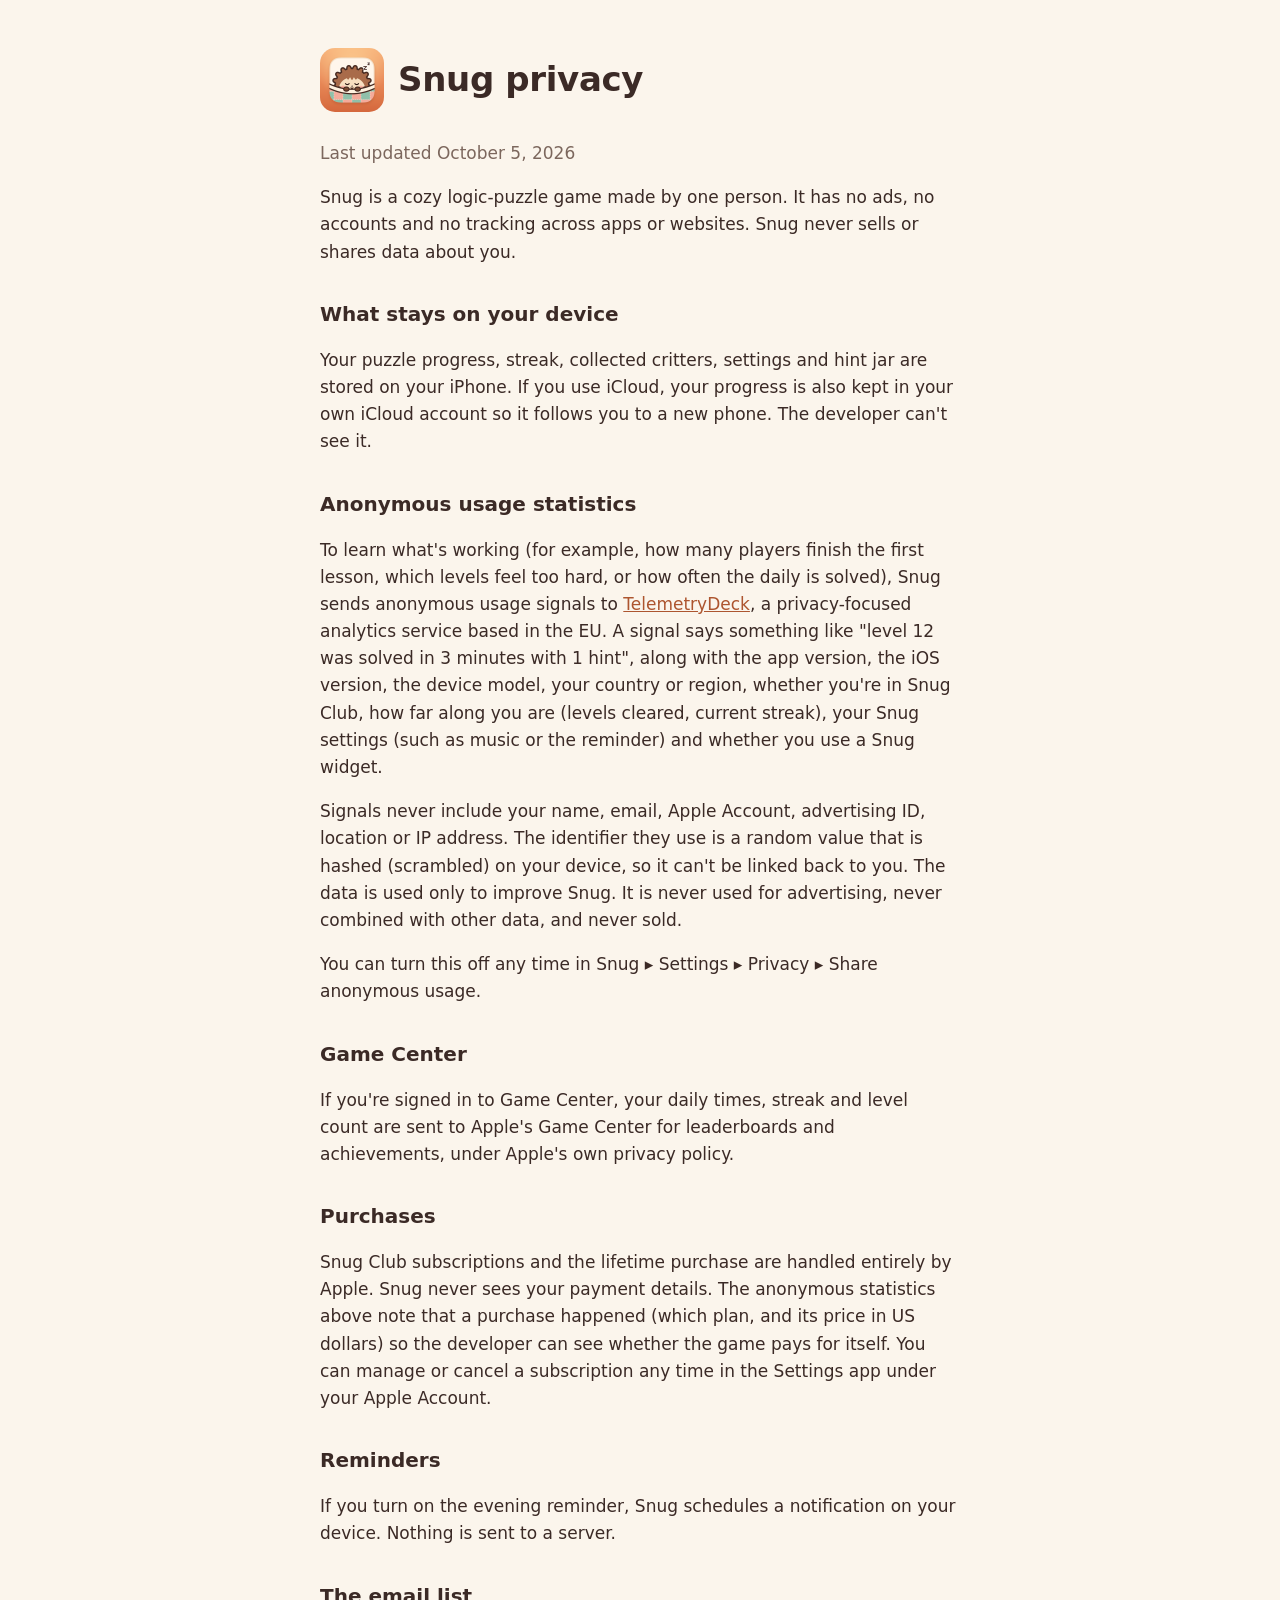
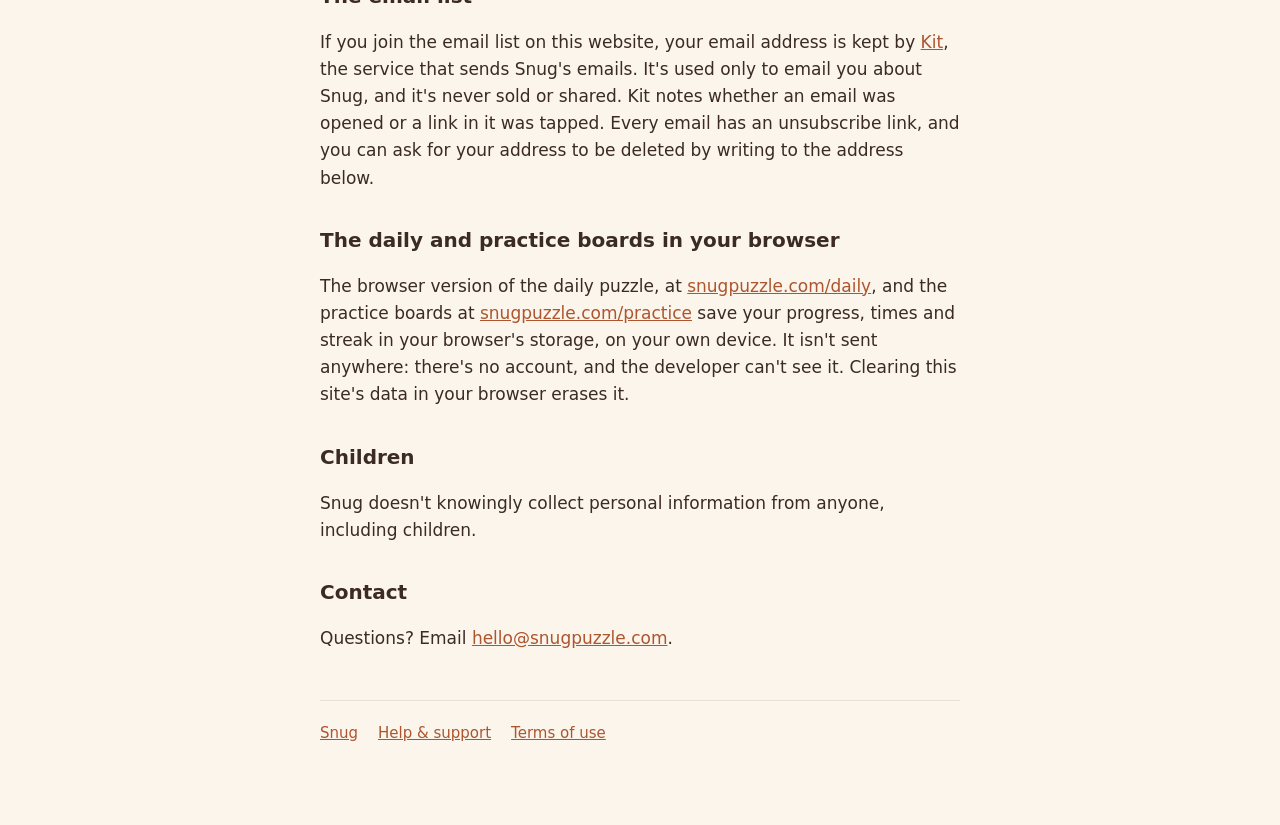
<file: privacy.html>
<!doctype html>
<html lang="en">
<head>
<meta charset="utf-8">
<meta name="viewport" content="width=device-width, initial-scale=1">
<title>Snug · Privacy</title>
<meta name="description" content="How Snug, the cozy daily logic puzzle for iPhone, handles your data: what stays on your device, anonymous usage statistics, purchases and the email list.">
<link rel="canonical" href="https://snugpuzzle.com/privacy.html">
<link rel="icon" href="favicon.png" type="image/png"><link rel="apple-touch-icon" href="apple-touch-icon.png">
<link rel="stylesheet" href="style.css">
</head>
<body>
<main>
  <header><img src="icon.png" alt=""><h1>Snug privacy</h1></header>
  <p class="soft">Last updated October 5, 2026</p>

  <p>Snug is a cozy logic-puzzle game made by one person. It has no ads, no accounts and no tracking across apps or websites. Snug never sells or shares data about you.</p>

  <h2>What stays on your device</h2>
  <p>Your puzzle progress, streak, collected critters, settings and hint jar are stored on your iPhone. If you use iCloud, your progress is also kept in your own iCloud account so it follows you to a new phone. The developer can't see it.</p>

  <h2>Anonymous usage statistics</h2>
  <p>To learn what's working (for example, how many players finish the first lesson, which levels feel too hard, or how often the daily is solved), Snug sends anonymous usage signals to <a href="https://telemetrydeck.com/privacy/">TelemetryDeck</a>, a privacy-focused analytics service based in the EU. A signal says something like "level 12 was solved in 3 minutes with 1 hint", along with the app version, the iOS version, the device model, your country or region, whether you're in Snug Club, how far along you are (levels cleared, current streak), your Snug settings (such as music or the reminder) and whether you use a Snug widget.</p>
  <p>Signals never include your name, email, Apple Account, advertising ID, location or IP address. The identifier they use is a random value that is hashed (scrambled) on your device, so it can't be linked back to you. The data is used only to improve Snug. It is never used for advertising, never combined with other data, and never sold.</p>
  <p>You can turn this off any time in Snug ▸ Settings ▸ Privacy ▸ Share anonymous usage.</p>

  <h2>Game Center</h2>
  <p>If you're signed in to Game Center, your daily times, streak and level count are sent to Apple's Game Center for leaderboards and achievements, under Apple's own privacy policy.</p>

  <h2>Purchases</h2>
  <p>Snug Club subscriptions and the lifetime purchase are handled entirely by Apple. Snug never sees your payment details. The anonymous statistics above note that a purchase happened (which plan, and its price in US dollars) so the developer can see whether the game pays for itself. You can manage or cancel a subscription any time in the Settings app under your Apple Account.</p>

  <h2>Reminders</h2>
  <p>If you turn on the evening reminder, Snug schedules a notification on your device. Nothing is sent to a server.</p>

  <h2 id="launch-list">The email list</h2>
  <p>If you join the email list on this website, your email address is kept by <a href="https://kit.com/privacy">Kit</a>, the service that sends Snug's emails. It's used only to email you about Snug, and it's never sold or shared. Kit notes whether an email was opened or a link in it was tapped. Every email has an unsubscribe link, and you can ask for your address to be deleted by writing to the address below.</p>

  <h2 id="web-daily">The daily and practice boards in your browser</h2>
  <p>The browser version of the daily puzzle, at <a href="daily.html">snugpuzzle.com/daily</a>, and the practice boards at <a href="practice.html">snugpuzzle.com/practice</a> save your progress, times and streak in your browser's storage, on your own device. It isn't sent anywhere: there's no account, and the developer can't see it. Clearing this site's data in your browser erases it.</p>

  <h2>Children</h2>
  <p>Snug doesn't knowingly collect personal information from anyone, including children.</p>

  <h2>Contact</h2>
  <p>Questions? Email <a href="mailto:hello@snugpuzzle.com">hello@snugpuzzle.com</a>.</p>
<nav><a href="./">Snug</a><a href="support.html">Help &amp; support</a><a href="https://www.apple.com/legal/internet-services/itunes/dev/stdeula/">Terms of use</a></nav>
</main>
</body>
</html>
</file>
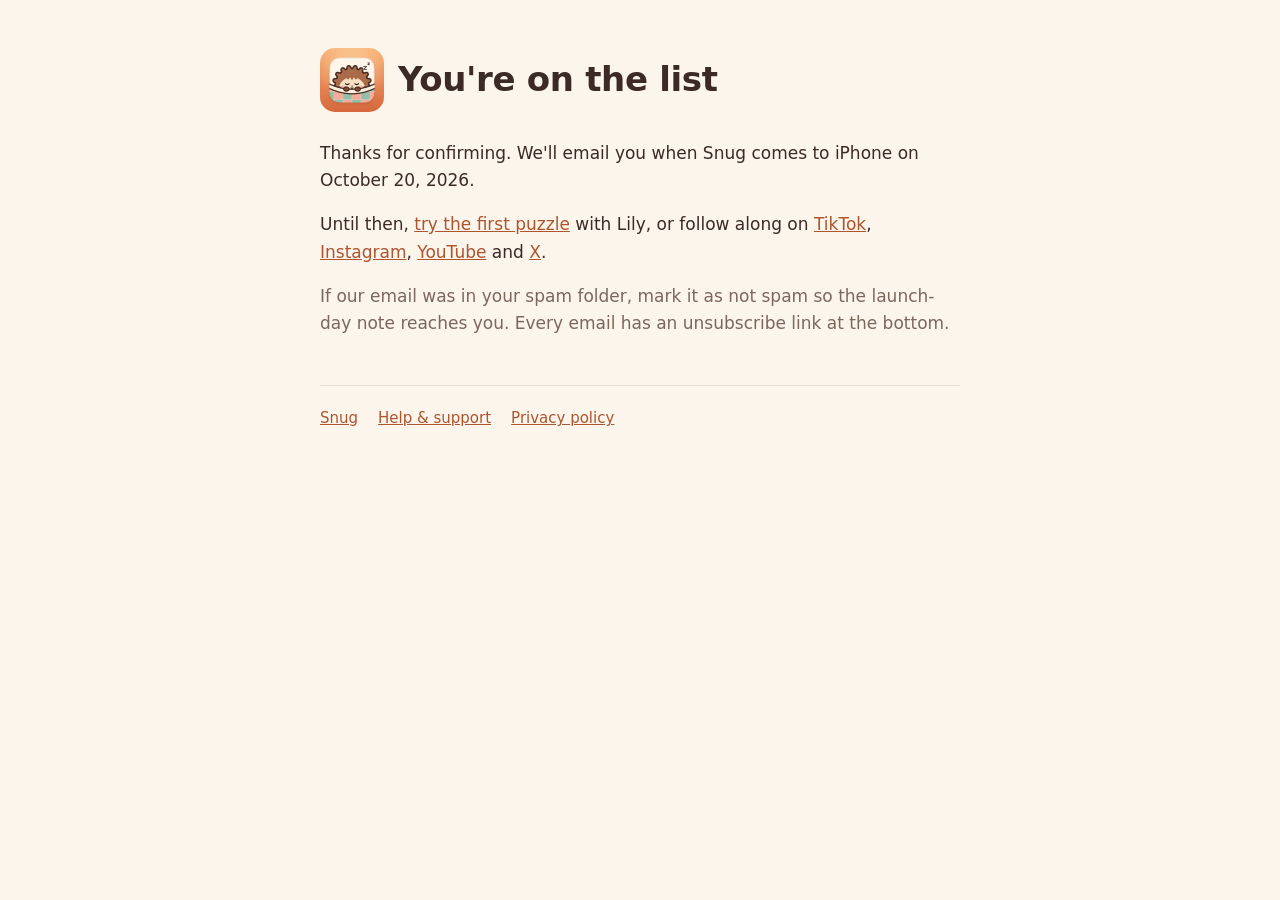
<file: subscribed.html>
<!doctype html><html lang="en"><head><meta charset="utf-8"><meta name="viewport" content="width=device-width,initial-scale=1">
<title>You're on the list: Snug</title>
<meta name="robots" content="noindex">
<meta name="color-scheme" content="light dark">
<link rel="icon" href="favicon.png" type="image/png"><link rel="apple-touch-icon" href="apple-touch-icon.png">
<link rel="stylesheet" href="style.css"></head><body><main>
<header><a class="home-link" href="./"><img src="icon.png" alt="Snug home"></a><h1>You're on the list</h1></header>
<p>Thanks for confirming. We'll email you when Snug comes to iPhone on October 20, 2026.</p>
<p>Until then, <a href="./#try">try the first puzzle</a> with Lily, or follow along on <a href="https://www.tiktok.com/@snugpuzzle">TikTok</a>, <a href="https://www.instagram.com/snugpuzzle/">Instagram</a>, <a href="https://www.youtube.com/@SnugPuzzle">YouTube</a> and <a href="https://x.com/SnugPuzzle">X</a>.</p>
<p class="soft">If our email was in your spam folder, mark it as not spam so the launch-day note reaches you. Every email has an unsubscribe link at the bottom.</p>
<nav><a href="index.html">Snug</a><a href="support.html">Help &amp; support</a><a href="privacy.html">Privacy policy</a></nav>
</main></body></html>
</file>
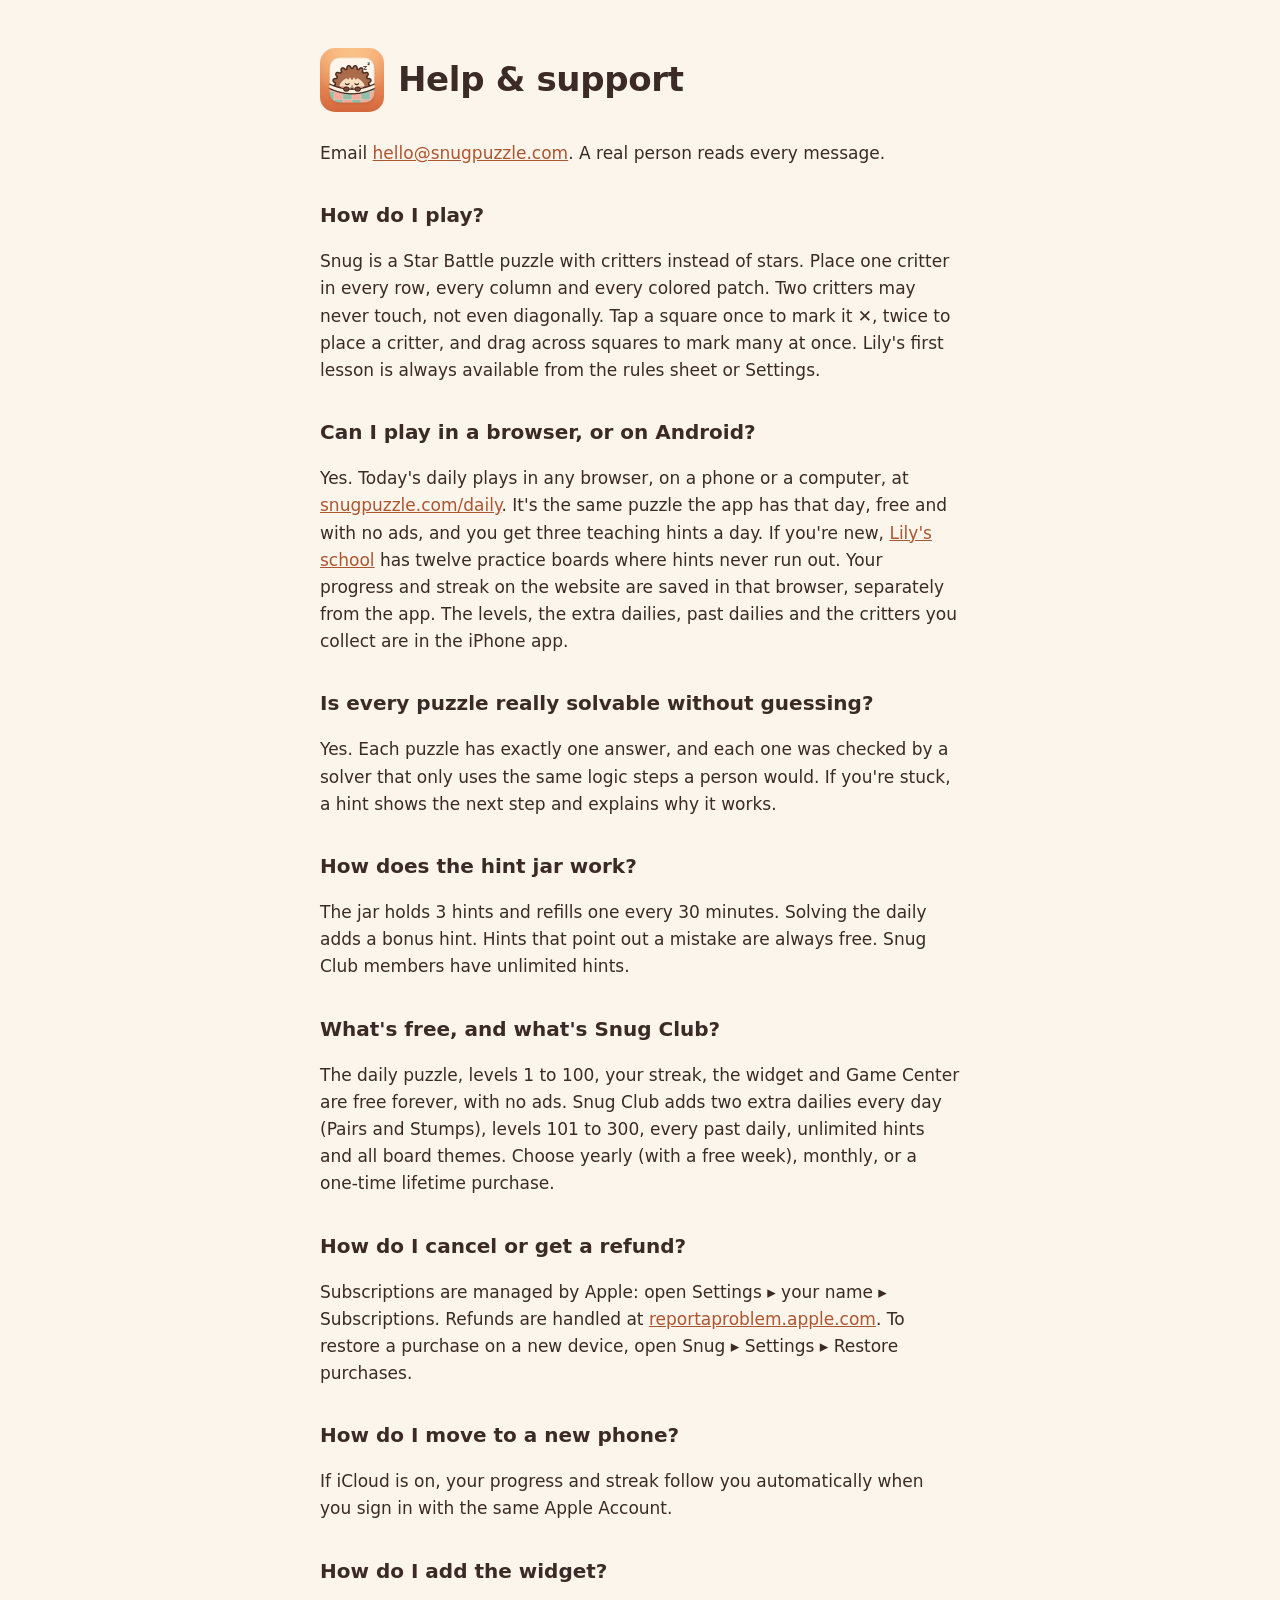
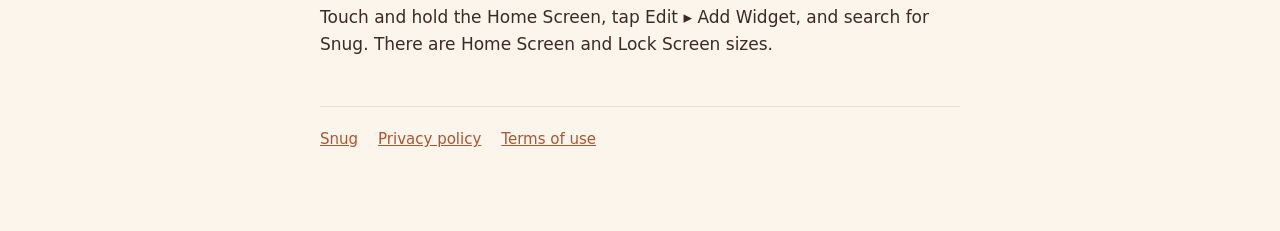
<file: support.html>
<!doctype html><html lang="en"><head><meta charset="utf-8"><meta name="viewport" content="width=device-width,initial-scale=1">
<title>Help &amp; support: Snug</title>
<meta name="description" content="Help with Snug, the cozy daily logic puzzle for iPhone: how to play, hints, Snug Club, refunds, moving to a new phone and the widget.">
<meta name="apple-itunes-app" content="app-id=6815366788">
<meta name="color-scheme" content="light dark">
<link rel="canonical" href="https://snugpuzzle.com/support.html">
<link rel="icon" href="favicon.png" type="image/png"><link rel="apple-touch-icon" href="apple-touch-icon.png">
<link rel="stylesheet" href="style.css"></head><body><main>
<header><a class="home-link" href="./"><img src="icon.png" alt="Snug home"></a><h1>Help &amp; support</h1></header>
<p>Email <a href="mailto:hello@snugpuzzle.com?subject=Snug">hello@snugpuzzle.com</a>. A real person reads every message.</p>
<h2>How do I play?</h2>
<p>Snug is a Star Battle puzzle with critters instead of stars. Place one critter in every row, every column and every colored patch. Two critters may never touch, not even diagonally. Tap a square once to mark it ✕, twice to place a critter, and drag across squares to mark many at once. Lily's first lesson is always available from the rules sheet or Settings.</p>
<h2>Can I play in a browser, or on Android?</h2>
<p>Yes. Today's daily plays in any browser, on a phone or a computer, at <a href="daily.html">snugpuzzle.com/daily</a>. It's the same puzzle the app has that day, free and with no ads, and you get three teaching hints a day. If you're new, <a href="practice.html">Lily's school</a> has twelve practice boards where hints never run out. Your progress and streak on the website are saved in that browser, separately from the app. The levels, the extra dailies, past dailies and the critters you collect are in the iPhone app.</p>
<h2>Is every puzzle really solvable without guessing?</h2>
<p>Yes. Each puzzle has exactly one answer, and each one was checked by a solver that only uses the same logic steps a person would. If you're stuck, a hint shows the next step and explains why it works.</p>
<h2>How does the hint jar work?</h2>
<p>The jar holds 3 hints and refills one every 30 minutes. Solving the daily adds a bonus hint. Hints that point out a mistake are always free. Snug Club members have unlimited hints.</p>
<h2>What's free, and what's Snug Club?</h2>
<p>The daily puzzle, levels 1 to 100, your streak, the widget and Game Center are free forever, with no ads. Snug Club adds two extra dailies every day (Pairs and Stumps), levels 101 to 300, every past daily, unlimited hints and all board themes. Choose yearly (with a free week), monthly, or a one-time lifetime purchase.</p>
<h2>How do I cancel or get a refund?</h2>
<p>Subscriptions are managed by Apple: open Settings ▸ your name ▸ Subscriptions. Refunds are handled at <a href="https://reportaproblem.apple.com">reportaproblem.apple.com</a>. To restore a purchase on a new device, open Snug ▸ Settings ▸ Restore purchases.</p>
<h2>How do I move to a new phone?</h2>
<p>If iCloud is on, your progress and streak follow you automatically when you sign in with the same Apple Account.</p>
<h2>How do I add the widget?</h2>
<p>Touch and hold the Home Screen, tap Edit ▸ Add Widget, and search for Snug. There are Home Screen and Lock Screen sizes.</p>
<nav><a href="./">Snug</a><a href="privacy.html">Privacy policy</a><a href="https://www.apple.com/legal/internet-services/itunes/dev/stdeula/">Terms of use</a></nav>
</main></body></html>
</file>
<file: style.css>
/* Snug website. Tokens mirror the app's Palette (Shared/Palette.swift) and the Cozy board theme. */
:root {
  --paper: #FBF5EC; --card: #FFFDF9; --ink: #3B2A26; --soft: #7C675D; --faint: #E8DDD2;
  --outline: #4A342D; --accent: #D9774B; --link: #AD552F; --line: rgb(59 42 38 / .1);
  --shadow: 74 52 45;
  --soft-strong: #67544B; --tile-daily: #F7E39B; --tile-path: #DDEFD8; --tile-gift: #FADFC9;
  --sky: #B9DBF3; --butter: #F7E39B; --orchid: #F2B8EE; --coral: #F4A596; --teal: #9FDCD3; --peach: #F9CBA7; --berry: #D9544F;
  --mint: #BDE6CB; --lilac: #D8C6EF; --rose: #F5BFCB; --pistachio: #CDEFAE; --honey: #F2B233; --leaf: #357A58;
  --glare: rgb(255 255 255 / .26);
  --ease-out: cubic-bezier(.23, 1, .32, 1);
  --ease-pop: cubic-bezier(.34, 1.5, .64, 1);
  color-scheme: light dark;
}
@media (prefers-color-scheme: dark) {
  :root {
    --paper: #1C1719; --card: #2A2326; --ink: #F6EBE2; --soft: #B9A89D; --faint: #3D3337;
    --outline: #0F0B0C; --accent: #E5835A; --link: #E5835A; --line: rgb(255 255 255 / .1);
    --shadow: 0 0 0;
    --soft-strong: #C9B9AE; --tile-daily: #3A3322; --tile-path: #243129; --tile-gift: #3B2A25;
    --glare: rgb(255 255 255 / .07);
    --sky: #3F6788; --butter: #8A7A3C; --orchid: #7E4A7C; --coral: #94503F; --teal: #2F7870; --peach: #8C5C48; --berry: #F07C74;
    --mint: #3F7A5C; --lilac: #6A5690; --rose: #8A4E62; --pistachio: #5C7E42; --honey: #F6C257; --leaf: #6CC497;
  }
}

* { box-sizing: border-box; }
html { -webkit-text-size-adjust: 100%; }
body {
  margin: 0; background: var(--paper); color: var(--ink);
  font: 17px/1.6 ui-rounded, "SF Pro Rounded", -apple-system, system-ui, "Segoe UI", sans-serif;
  -webkit-font-smoothing: antialiased; -webkit-tap-highlight-color: transparent;
}
a { color: var(--link); }
img { max-width: 100%; }

/* Help, privacy: a simple reading column. */
main { max-width: 680px; margin: 0 auto; padding: 48px 20px 80px; }
header { display: flex; align-items: center; gap: 14px; margin-bottom: 28px; }
header img { width: 64px; height: 64px; border-radius: 15px; }
h1 { font-size: 34px; line-height: 1.15; margin: 0; letter-spacing: -.01em; }
h2 { font-size: 20px; margin: 32px 0 6px; }
.soft { color: var(--soft); }
.card { background: var(--card); border: 1px solid var(--line); border-radius: 18px; padding: 18px 20px; margin: 16px 0; }
nav { margin-top: 48px; padding-top: 20px; border-top: 1px solid var(--line); display: flex; gap: 20px; flex-wrap: wrap; font-size: 15px; }
header a.home-link { display: contents; color: inherit; }

/* Press kit: the reading column, plus a fact sheet, downloads and media grids. */
.press .lede-plain { font-size: 19px; color: var(--soft); font-weight: 600; margin: 0; }
.press .actions { margin: 22px 0 8px; }
.btn {
  display: inline-flex; align-items: center; gap: 8px; padding: 13px 20px; border-radius: 14px; background: var(--ink); color: var(--paper);
  font-weight: 800; text-decoration: none; transition: transform 160ms var(--ease-out);
}
.btn span { font-weight: 600; opacity: .75; }
.btn:active { transform: scale(.97); }
.btn:focus-visible { outline: 3px solid var(--accent); outline-offset: 3px; }
.facts { display: grid; grid-template-columns: 9em 1fr; gap: 10px 18px; margin: 12px 0 0; }
.facts dt { font-weight: 800; }
.facts dd { margin: 0; color: var(--soft); }
.list { padding-left: 1.2em; }
.list li { margin: 6px 0; }
.clip { margin: 14px 0 0; }
.clip video { display: block; width: min(330px, 100%); height: auto; border-radius: 28px; background: var(--card); border: 1px solid var(--line); }
.clip figcaption { margin-top: 10px; font-size: 15px; }
.shots { display: grid; grid-template-columns: repeat(3, 1fr); gap: 12px; margin-top: 14px; }
.shots a { display: block; border-radius: 18px; overflow: hidden; border: 1px solid var(--line); }
.shots img { display: block; width: 100%; height: auto; }
.cutouts { display: flex; flex-wrap: wrap; gap: 8px; margin-top: 10px; }
.cutouts img { width: 96px; height: 96px; }
.press code { font-size: .9em; }
@media (max-width: 520px) { .facts { grid-template-columns: 1fr; gap: 2px; } .facts dd { margin-bottom: 10px; } .shots { grid-template-columns: repeat(2, 1fr); } }

/* ------------------------------------------------------------------ */
/* Home                                                                */
/* ------------------------------------------------------------------ */
.home { overflow-x: hidden; }
.home main { max-width: none; padding: 0; overflow-x: clip; }
.wrap { max-width: 1120px; margin: 0 auto; padding-inline: max(20px, env(safe-area-inset-left)) max(20px, env(safe-area-inset-right)); }
.visually-hidden { position: absolute; width: 1px; height: 1px; overflow: hidden; clip-path: inset(50%); white-space: nowrap; }

.bar { display: flex; align-items: center; justify-content: space-between; height: 68px; margin: 0 auto; }
.brand { display: inline-flex; align-items: center; gap: 10px; color: var(--ink); text-decoration: none; font-weight: 800; font-size: 22px; letter-spacing: -.01em; }
.brand img { width: 36px; height: 36px; border-radius: 9px; }
.bar-nav { display: flex; align-items: center; gap: 22px; margin: 0; padding: 0; border: 0; font-size: 16px; }
.bar-link { color: var(--soft); text-decoration: none; font-weight: 700; font-size: 16px; padding: 8px 2px; }
.bar-link:hover { color: var(--ink); }
.bar-cta {
  display: inline-flex; align-items: center; height: 40px; padding: 0 16px; border-radius: 12px; background: var(--ink); color: var(--paper);
  font-weight: 800; font-size: 15px; text-decoration: none; white-space: nowrap; transition: transform 160ms var(--ease-out);
}
.bar-cta:active { transform: scale(.97); }
.bar-link:focus-visible, .bar-cta:focus-visible { outline: 3px solid var(--accent); outline-offset: 3px; border-radius: 12px; }

.store { display: inline-block; line-height: 0; border-radius: 12px; transition: transform 160ms var(--ease-out); }
.store img { height: 54px; width: auto; }
.store:active { transform: scale(.97); }
.store:focus-visible { outline: 3px solid var(--accent); outline-offset: 3px; }
/* While the app is a pre-order the badge's spot is this button; store.js swaps in the real badge once it's out. */
.preorder {
  display: inline-flex; align-items: center; gap: 12px; height: 62px; padding: 0 20px 0 12px; border-radius: 17px;
  background: var(--accent); color: #2B1D19; text-decoration: none; white-space: nowrap;
  box-shadow: 0 16px 28px -16px rgb(217 119 75 / .9), inset 0 1px 0 rgb(255 255 255 / .28);
  transition: transform 160ms var(--ease-out), box-shadow 160ms var(--ease-out);
}
.preorder .as-icon { flex: none; width: 38px; height: 38px; filter: drop-shadow(0 2px 3px rgb(0 0 0 / .25)); }
.preorder-text { display: grid; gap: 1px; text-align: left; }
.preorder strong { font-weight: 800; font-size: 17px; line-height: 1.15; }
.preorder small { font-weight: 700; font-size: 13px; line-height: 1.15; opacity: .82; }
.preorder-arrow { margin-left: 4px; font-weight: 800; font-size: 22px; line-height: 1; transition: transform 160ms var(--ease-out); }
.preorder:active { transform: scale(.97); }
.preorder:focus-visible { outline: 3px solid var(--ink); outline-offset: 3px; }
@media (hover: hover) {
  .preorder:hover { transform: translateY(-2px); box-shadow: 0 20px 32px -16px rgb(217 119 75 / .95), inset 0 1px 0 rgb(255 255 255 / .28); }
  .preorder:hover .preorder-arrow { transform: translateX(4px); }
}
.cta .play { background: transparent; color: var(--ink); box-shadow: inset 0 0 0 2px var(--ink); } /* secondary next to the pre-order */
@media (max-width: 520px) { .cta .preorder { width: 100%; justify-content: center; } }
/* Before launch the badge's spot is a status, not a button (store.js swaps in the badge once the app is live). */
.soon {
  display: inline-flex; align-items: center; gap: 10px; height: 54px; margin: 0; padding: 0 20px;
  border: 2px dashed var(--faint); border-radius: 14px; font-weight: 800; font-size: 16px; color: var(--ink); white-space: nowrap;
}
.soon::before { content: ""; width: 9px; height: 9px; border-radius: 50%; background: var(--accent); box-shadow: 0 0 0 4px rgb(217 119 75 / .2); }
.cta { display: flex; align-items: center; gap: 14px 22px; flex-wrap: wrap; }
.play {
  display: inline-flex; align-items: center; height: 54px; padding: 0 22px; border-radius: 14px; background: var(--ink); color: var(--paper);
  font-weight: 800; font-size: 16px; text-decoration: none; transition: transform 160ms var(--ease-out);
}
.play::after { content: "↓"; margin-left: 8px; }
.play:active { transform: scale(.97); }
.play:focus-visible { outline: 3px solid var(--accent); outline-offset: 3px; }
.try { scroll-margin-top: 24px; }
html { scroll-behavior: smooth; }
@media (prefers-reduced-motion: reduce) { html { scroll-behavior: auto; } }

/* Hero */
.hero { display: grid; grid-template-columns: minmax(0, 1.25fr) minmax(0, .75fr); align-items: center; gap: 40px; padding-block: 24px 88px; }
.hero h1 { font-size: clamp(2.6rem, 1.5rem + 3.2vw, 3.75rem); line-height: 1.04; letter-spacing: -.028em; font-weight: 800; text-wrap: balance; max-width: 15ch; margin: 0; }
.lede { font-size: clamp(1.1rem, 1rem + .4vw, 1.3rem); line-height: 1.5; color: var(--soft); font-weight: 600; margin: 22px 0 30px; max-width: 34ch; text-wrap: pretty; }
.gift-pill {
  display: inline-flex; align-items: center; gap: 10px; max-width: 100%; margin-bottom: 24px; padding: 5px 14px 5px 5px; border-radius: 999px;
  background: var(--card); border: 1px solid var(--line); box-shadow: 0 8px 18px -12px rgb(var(--shadow) / .35);
  color: var(--ink); font-weight: 700; font-size: 15px; line-height: 1.3; text-decoration: none; transition: transform 160ms var(--ease-out);
}
.gift-pill-tag { flex: none; padding: 4px 10px; border-radius: 999px; background: var(--peach); font-weight: 800; font-size: 13px; }
.gift-pill-arrow { color: var(--link); transition: transform 200ms var(--ease-out); }
@media (hover: hover) and (pointer: fine) { .gift-pill:hover .gift-pill-arrow { transform: translateX(3px); } }
.gift-pill:active { transform: scale(.98); }
.gift-pill:focus-visible { outline: 3px solid var(--accent); outline-offset: 3px; }
.hero-join { max-width: 470px; margin-top: 26px; }
.hero-join .signup { margin: 0; }
.hero-joined {
  margin: 0; padding: 16px 20px; border-radius: 18px; background: var(--card); border: 1px solid var(--line); outline: none;
  box-shadow: 0 12px 26px -20px rgb(var(--shadow) / .55); color: var(--soft-strong); font-weight: 600;
}
.hero-joined strong { display: block; color: var(--ink); font-size: 1.1rem; }
.hero-joined strong[hidden] { display: none; }
.hero-joined code { padding: 3px 8px; border-radius: 8px; background: var(--tile-gift); color: var(--ink); font: 800 .95em/1 ui-monospace, "SF Mono", Menlo, Consolas, monospace; letter-spacing: .08em; }
.hero-art { position: relative; justify-self: center; width: min(330px, 78vw); }
.hero-art::before { /* a color patch behind the phone, like a region of the board */
  content: ""; position: absolute; inset: 8% -16% 10% -14%; border-radius: 44px; background: var(--peach); opacity: .55; transform: rotate(-5deg);
}
.hero-art::after {
  content: ""; position: absolute; inset: 40% -24% -2% 34%; border-radius: 40px; background: var(--teal); opacity: .45; transform: rotate(7deg); z-index: -1;
}
.hero-art { isolation: isolate; }
.phone {
  position: relative; border-radius: 50px; padding: 9px; background: #211A1B;
  box-shadow: 0 1px 0 rgb(255 255 255 / .08) inset, 0 40px 70px -30px rgb(var(--shadow) / .45), 0 12px 24px -12px rgb(var(--shadow) / .3);
}
.phone img { display: block; width: 100%; height: auto; border-radius: 41px; }
.lily { position: absolute; width: 124px; height: auto; left: -100px; bottom: -14px; transform-origin: 50% 100%; }

/* Try it */
.try { display: grid; grid-template-columns: auto minmax(0, 1fr); align-items: center; gap: clamp(32px, 6vw, 88px); padding-block: 40px 104px; }
.try h2, .features h2, .promise h2, .launch h2 { margin: 0; font-weight: 800; letter-spacing: -.022em; line-height: 1.08; text-wrap: balance; }
.try h2 { font-size: clamp(2rem, 1.4rem + 2vw, 2.9rem); }
.try-copy p { font-size: 1.125rem; color: var(--soft); font-weight: 600; max-width: 38ch; margin: 16px 0 0; text-wrap: pretty; }
.try-copy .status { color: var(--ink); font-weight: 800; font-size: 1.2rem; margin-top: 28px; min-height: 1.6em; }
.status.bad { color: var(--berry); }
.after { display: flex; align-items: center; gap: 20px; margin-top: 18px; flex-wrap: wrap; }
.after[hidden] { display: none; }
.again {
  font: inherit; font-weight: 800; font-size: 16px; color: var(--ink); background: var(--card); border: 1.5px solid var(--faint);
  border-radius: 14px; padding: 12px 20px; cursor: pointer; transition: transform 160ms var(--ease-out);
}
.try-copy .after-note { flex-basis: 100%; margin: 0; font-size: 1rem; }
a.again { display: inline-block; text-decoration: none; }
.again:active { transform: scale(.97); }
.again:focus-visible { outline: 3px solid var(--accent); outline-offset: 2px; }

.board {
  --cell: clamp(54px, 15.5vw, 70px);
  display: grid; grid-template-columns: repeat(5, var(--cell)); grid-auto-rows: var(--cell);
  border: 3px solid var(--outline); border-radius: 20px; overflow: hidden; background: var(--outline);
  box-shadow: 0 30px 50px -30px rgb(var(--shadow) / .45);
}
.cell {
  position: relative; display: grid; place-items: center; padding: 0; margin: 0; border: 0; font: inherit; cursor: pointer; touch-action: manipulation;
  background: var(--c); border-right: 1px solid rgb(var(--shadow) / .12); border-bottom: 1px solid rgb(var(--shadow) / .12);
}
.cell.edge-r { border-right: 3px solid var(--outline); }
.cell.edge-b { border-bottom: 3px solid var(--outline); }
.cell.last-c { border-right: 0; }
.cell.last-r { border-bottom: 0; }
.cell::before { content: ""; position: absolute; inset: 0; background: rgb(var(--shadow) / .08); opacity: 0; transition: opacity 90ms ease; }
.cell:active::before { opacity: 1; transition: none; }
@media (hover: hover) and (pointer: fine) { .cell:hover::before { opacity: .6; } }
.cell:focus-visible { outline: 3px solid var(--ink); outline-offset: -5px; border-radius: 8px; z-index: 1; }
.cell::after { /* the app's helper dot: this square is ruled out */
  content: ""; width: 7px; height: 7px; border-radius: 50%; background: rgb(var(--shadow) / .32); opacity: 0; transform: scale(.5);
  transition: opacity 160ms ease, transform 160ms var(--ease-out);
}
@media (prefers-color-scheme: dark) { .cell::after { background: rgb(255 255 255 / .28); } }
.cell.dot::after { opacity: 1; transform: none; }
.cell img { position: absolute; width: 78%; height: 78%; object-fit: contain; pointer-events: none; }
.cell.bad { box-shadow: inset 0 0 0 3px var(--berry); }
/* The lesson ("Show me how to play"): squares in focus light up, off-limits ones take a rosy tint, a
   see-through critter shows where one could go, and the next critter's square gets a ring, like the app's hints. */
.cell.lit::before { opacity: 1; background: rgb(255 255 255 / .42); }
.cell.ruled::before { opacity: 1; background: rgb(217 84 79 / .22); }
.cell.target::before { inset: 6px; border: 3px solid var(--accent); border-radius: 10px; }
@media (prefers-color-scheme: dark) {
  .cell.lit::before { background: rgb(255 255 255 / .16); }
  .cell.ruled::before { background: rgb(240 124 116 / .24); }
}
.cell img.ghost { opacity: .45; }
.board.teaching .cell { cursor: default; }
.board.teaching .cell.target { cursor: pointer; }
@media (hover: hover) and (pointer: fine) { .board.teaching .cell:not(.lit, .ruled, .target):hover::before { opacity: 0; } }
.show-me { display: inline-flex; align-items: center; gap: 10px; margin-top: 14px; }
.show-me::before { content: ""; border-left: 10px solid currentColor; border-block: 6.5px solid transparent; } /* a play triangle */
.show-me[hidden], .status[hidden] { display: none; }

.lesson {
  position: relative; max-width: 440px; margin-top: 56px; padding: 22px 22px 18px; border-radius: 24px; scroll-margin-top: 64px;
  background: var(--card); border: 1px solid var(--line); box-shadow: 0 18px 36px -24px rgb(var(--shadow) / .5);
}
.lesson[hidden] { display: none; }
.lesson-lily { position: absolute; top: -50px; right: 18px; width: 76px; height: auto; } /* Lily teaches, peeking over the card */
.try-copy .lesson-step { margin: 0; color: var(--link); font-size: 14px; font-weight: 800; }
.lesson h3 { margin: 4px 0 0; font-size: 1.3rem; line-height: 1.25; font-weight: 800; letter-spacing: -.01em; }
.try-copy .lesson-text { margin: 6px 0 0; color: var(--soft-strong); font-size: 1.05rem; line-height: 1.5; }
.lesson-actions { display: flex; justify-content: flex-end; flex-wrap: wrap; gap: 10px; margin-top: 18px; }
.lesson-next {
  min-width: 112px; padding: 12px 20px; border: 0; border-radius: 14px; background: var(--ink); color: var(--paper);
  font: inherit; font-weight: 800; font-size: 16px; cursor: pointer; transition: transform 160ms var(--ease-out);
}
.lesson-next:active { transform: scale(.97); }
.lesson-next:focus-visible { outline: 3px solid var(--accent); outline-offset: 2px; }

.tray { display: grid; grid-template-columns: repeat(5, 1fr); margin-top: 16px; padding: 10px 8px 12px; border-radius: 20px; background: var(--card); border: 1px solid var(--line); }
.pad { position: relative; display: grid; justify-items: center; height: 56px; }
.pad::after { content: ""; position: absolute; bottom: 4px; width: 44px; height: 14px; border-radius: 50%; background: var(--c); }
.pad img { position: relative; z-index: 1; width: 42px; height: 42px; object-fit: contain; transition: opacity 160ms ease, transform 200ms var(--ease-out); }
.pad.done img { opacity: 0; transform: translateY(-6px) scale(.9); }
.pad .check { position: absolute; z-index: 1; bottom: 10px; width: 9px; height: 16px; border: solid var(--ink); border-width: 0 3.5px 3.5px 0; border-radius: 1px; transform: rotate(45deg) scale(.6); opacity: 0; transition: opacity 160ms ease, transform 220ms var(--ease-pop); }
.pad.done .check { opacity: 1; transform: rotate(45deg) scale(1); }

/* Features */
.features { padding-block: 16px 104px; }
.grid { display: grid; grid-template-columns: repeat(6, minmax(0, 1fr)); gap: 16px; }
.tile { position: relative; overflow: hidden; display: flex; flex-direction: column; background: var(--card); border: 1px solid var(--line); border-radius: 30px; min-height: 420px; }
.tile-copy { padding: 30px 30px 0; }
.tile h3 { margin: 0; font-size: 1.45rem; line-height: 1.15; font-weight: 800; letter-spacing: -.015em; text-wrap: balance; }
.tile p { margin: 8px 0 0; color: var(--soft); font-weight: 600; max-width: 32ch; text-wrap: pretty; }
.tile-link { display: inline-block; margin-top: 14px; color: var(--link); font-weight: 800; text-decoration: none; }
.tile-link::after { content: " →"; }
.tile-link:focus-visible { outline: 3px solid var(--accent); outline-offset: 3px; border-radius: 6px; }
@media (hover: hover) and (pointer: fine) { .tile-link:hover { text-decoration: underline; text-underline-offset: 3px; } }
.tile-art { margin-top: auto; padding: 24px 24px 0; }
.tile-art img { display: block; width: 100%; height: auto; }

.t-daily { grid-column: span 4; flex-direction: row; background: var(--tile-daily); border-color: transparent; }
.t-daily p, .t-path p { color: var(--soft-strong); }
.t-daily .tile-copy { flex: 1 1 0; align-self: center; padding: 36px; }
.t-daily .tile-art { flex: 1 1 0; margin: 0; padding: 36px 32px 0 0; align-self: flex-end; }
.t-daily .tile-art img { border-radius: 26px 26px 0 0; box-shadow: 0 20px 40px -24px rgb(var(--shadow) / .4); }
.t-path { grid-column: span 2; grid-row: span 2; background: var(--tile-path); border-color: transparent; }
.t-path .tile-art { position: relative; flex: 1; padding: 0; margin-top: 20px; min-height: 360px; }
.t-path .tile-art img { position: absolute; inset: 0; height: 100%; object-fit: cover; object-position: 50% 30%; }
.t-hints { grid-column: span 2; }
.t-hints .tile-art { padding: 22px 22px 22px; }
.t-hints .board-slice { border-radius: 16px 16px 0 0; }
.t-hints .hint-card { margin-top: -10px; border-radius: 22px; box-shadow: 0 14px 30px -16px rgb(var(--shadow) / .45); }
.t-friends { grid-column: span 2; }
.t-friends .tile-art { position: relative; flex: 1; min-height: 230px; margin: 22px; padding: 0; border-radius: 20px; overflow: hidden; }
.t-friends .tile-art img { position: absolute; inset: 0; width: 100%; height: 100%; object-fit: cover; object-position: 50% 70%; }

/* What kind of puzzle: the genre by name, for people who know it as Star Battle. */
.about { text-align: center; padding-block: 0 104px; }
.about h2 { margin: 0; font-weight: 800; letter-spacing: -.022em; line-height: 1.08; text-wrap: balance; font-size: clamp(2rem, 1.4rem + 2vw, 2.9rem); }
.about p { font-size: 1.125rem; color: var(--soft); font-weight: 600; max-width: 56ch; margin: 16px auto 0; text-wrap: pretty; }

/* Promise */
.promise { text-align: center; padding-block: 24px 112px; }
.promise h2 { font-size: clamp(2.2rem, 1.2rem + 3.6vw, 3.9rem); }
.plans { display: grid; grid-template-columns: 1fr 1fr; gap: 16px; max-width: 820px; margin: 40px auto; text-align: left; }
.plan { position: relative; display: flex; flex-direction: column; padding: 28px 28px 30px; border-radius: 26px; background: var(--card); border: 1px solid var(--line); }
.plan.club { border: 2px solid var(--accent); }
.plans h3 { margin: 0; font-size: 1.4rem; line-height: 1.2; font-weight: 800; letter-spacing: -.01em; }
.plans .price { margin: 6px 0 0; color: var(--soft); font-weight: 600; font-size: 15px; line-height: 1.45; }
.ticks { list-style: none; display: grid; gap: 10px; margin: 20px 0 0; padding: 0; font-weight: 600; line-height: 1.45; }
.ticks li { position: relative; padding-left: 32px; }
.ticks li::before { content: ""; position: absolute; left: 0; top: 1px; width: 22px; height: 22px; border-radius: 50%; background: var(--teal); }
.club .ticks li::before { background: var(--peach); }
.ticks li::after { /* the tray's check mark, small */
  content: ""; position: absolute; left: 8px; top: 5px; width: 6px; height: 11px; border: solid var(--ink); border-width: 0 2.5px 2.5px 0; transform: rotate(45deg);
}
.plan-gift { align-self: flex-start; margin-top: auto; padding-top: 22px; color: var(--link); font-weight: 800; text-decoration: none; }
.plan-gift::after { content: " →"; }
.plan-gift:hover { text-decoration: underline; text-underline-offset: 3px; }

/* Launch list */
.launch { padding-block: 64px 112px; }
.launch-card {
  position: relative; display: grid; grid-template-columns: minmax(0, 1fr) minmax(0, 420px); align-items: center; gap: 40px clamp(32px, 6vw, 80px);
  padding: clamp(36px, 5vw, 64px); border-radius: 36px; background: var(--tile-gift);
}
.peek { position: absolute; bottom: calc(100% - 14px); left: clamp(28px, 5vw, 60px); display: flex; align-items: flex-end; pointer-events: none; }
.peek img { width: 72px; height: auto; margin-right: -4px; }
.eyebrow { margin: 0 0 12px; color: var(--link); font-weight: 800; font-size: 15px; }
.launch h2 { font-size: clamp(2rem, 1.3rem + 2.4vw, 3.1rem); }
.launch-copy > p:not(.eyebrow) { margin: 16px 0 0; max-width: 40ch; color: var(--soft-strong); font-weight: 600; font-size: 1.125rem; text-wrap: pretty; }
.date { display: flex; align-items: center; gap: 14px; margin-top: 28px; font-weight: 800; font-size: 1.1rem; }
.cal {
  position: relative; display: grid; place-items: center; width: 54px; height: 58px; padding-top: 16px; border-radius: 14px; overflow: hidden;
  background: var(--card); box-shadow: 0 10px 20px -14px rgb(var(--shadow) / .5); font-size: 24px; line-height: 1;
}
.cal span { position: absolute; inset: 0 0 auto; display: grid; place-items: center; height: 18px; background: #D9544F; color: #fff; font-size: 11px; letter-spacing: .08em; text-transform: uppercase; }

.ticket { position: relative; border-radius: 22px; background: var(--card); box-shadow: 0 26px 44px -28px rgb(var(--shadow) / .55); }
.ticket-top { display: grid; gap: 2px; padding: 22px 24px 20px; }
.ticket-label { color: var(--link); font-weight: 800; font-size: 14px; }
.ticket-top strong { font-size: 1.4rem; line-height: 1.2; letter-spacing: -.01em; }
.ticket-sub { color: var(--soft); font-weight: 600; font-size: 15px; }
.ticket-code { position: relative; display: flex; align-items: center; gap: 12px; min-height: 76px; padding: 14px 16px 14px 24px; border-top: 2px dashed var(--faint); }
.ticket-code::before, .ticket-code::after { /* the ticket's notches */
  content: ""; position: absolute; top: -12px; width: 22px; height: 22px; border-radius: 50%; background: var(--tile-gift);
}
.ticket-code::before { left: -11px; }
.ticket-code::after { right: -11px; }
.ticket code {
  flex: 1; font: 800 1.45rem/1 ui-monospace, "SF Mono", Menlo, Consolas, monospace; letter-spacing: .1em; color: var(--ink);
  filter: blur(7px); user-select: none; transition: filter 700ms var(--ease-out);
}
.ticket.open code { filter: none; user-select: all; }
.ticket-hint { flex: none; color: var(--soft); font-weight: 700; font-size: 14px; }
.ticket-hint[hidden], .copy[hidden] { display: none; }
.copy {
  flex: none; height: 40px; padding: 0 16px; border-radius: 12px; border: 1.5px solid var(--faint); background: var(--paper); color: var(--ink);
  font: inherit; font-weight: 800; font-size: 15px; cursor: pointer; transition: transform 160ms var(--ease-out);
}
.copy:active { transform: scale(.97); }
.copy:focus-visible { outline: 3px solid var(--accent); outline-offset: 2px; }

.signup { margin-top: 16px; }
.signup[hidden], .joined[hidden] { display: none; }
.field {
  display: flex; gap: 6px; padding: 6px; border-radius: 18px; background: var(--card); border: 2px solid transparent;
  box-shadow: 0 12px 26px -20px rgb(var(--shadow) / .55); transition: border-color 160ms ease, box-shadow 160ms ease;
}
.field:focus-within { border-color: var(--accent); box-shadow: 0 0 0 4px rgb(217 119 75 / .22); }
.field input { flex: 1 1 auto; min-width: 0; height: 50px; padding: 0 12px; border: 0; background: none; color: var(--ink); font: inherit; font-weight: 600; outline: none; }
.field input::placeholder { color: var(--soft); opacity: .75; }
.field button {
  flex: none; height: 50px; padding: 0 22px; border: 0; border-radius: 13px; background: var(--ink); color: var(--paper);
  font: inherit; font-weight: 800; font-size: 16px; cursor: pointer; transition: transform 160ms var(--ease-out);
}
.field button:active { transform: scale(.97); }
.field button:focus-visible { outline: 3px solid var(--accent); outline-offset: 2px; }
.field button:disabled { opacity: .55; cursor: default; transform: none; }
.form-status { margin: 12px 0 0; color: var(--ink); font-weight: 700; font-size: 15px; line-height: 1.45; text-wrap: pretty; }
.form-status:empty { display: none; }
.form-status.bad { color: var(--berry); }
.fine { margin: 12px 0 0; color: var(--soft-strong); font-weight: 600; font-size: 14px; line-height: 1.5; }
.fine a { color: inherit; text-underline-offset: 2px; }

.joined { margin-top: 20px; outline: none; }
.joined h3 { margin: 0; font-size: 1.35rem; font-weight: 800; letter-spacing: -.01em; }
.joined p { margin: 6px 0 0; color: var(--soft-strong); font-weight: 600; }
.joined p.fine { margin-top: 14px; }
.joined-actions { display: flex; flex-wrap: wrap; align-items: center; gap: 12px; margin-top: 16px; }
.redeem {
  display: none; align-items: center; height: 50px; padding: 0 20px; border-radius: 14px; background: var(--ink); color: var(--paper);
  font-weight: 800; font-size: 16px; text-decoration: none; transition: transform 160ms var(--ease-out);
}
.live .redeem { display: inline-flex; }
.redeem:active { transform: scale(.97); }
.redeem:focus-visible { outline: 3px solid var(--accent); outline-offset: 3px; }
.follow { margin: 24px 0 0; color: var(--soft-strong); font-weight: 700; font-size: 15px; }
.follow a { color: var(--ink); text-underline-offset: 3px; text-decoration-color: rgb(var(--shadow) / .3); }
.follow a:hover { text-decoration-color: currentColor; }

.foot { display: flex; align-items: center; justify-content: space-between; gap: 20px; flex-wrap: wrap; padding-block: 28px calc(40px + env(safe-area-inset-bottom)); border-top: 1px solid var(--line); }
.foot nav { margin: 0; padding: 0; border: 0; }
.foot nav a { color: var(--soft); text-decoration: none; font-weight: 700; }
.foot nav a:hover { color: var(--ink); }
.foot .brand { font-size: 18px; }
.foot .brand img { width: 28px; height: 28px; border-radius: 7px; }

/* Tablet */
@media (max-width: 1023px) {
  .grid { grid-template-columns: repeat(2, minmax(0, 1fr)); }
  .t-daily { grid-column: 1 / -1; }
  .t-path { grid-column: 1; grid-row: span 2; }
  .t-hints, .t-friends { grid-column: 2; }
}
/* Phone */
@media (max-width: 767px) {
  .hero { grid-template-columns: 1fr; gap: 56px; padding-block: 8px 72px; }
  .hero-art { width: min(270px, 72vw); }
  .lily { width: 96px; left: -62px; bottom: -18px; }
  .try { grid-template-columns: 1fr; padding-block: 16px 80px; }
  .about { padding-block: 0 80px; }
  .try-board { justify-self: center; }
  .try-copy { order: -1; }
  .grid { grid-template-columns: 1fr; }
  .t-daily, .t-path, .t-hints, .t-friends { grid-column: auto; grid-row: auto; }
  .t-daily { flex-direction: column; }
  .t-daily .tile-copy { padding: 30px 30px 0; }
  .t-daily .tile-art { padding: 24px 24px 0; }
  .tile { min-height: 0; }
  .t-path .tile-art { min-height: 380px; }
  .plans { grid-template-columns: 1fr; }
  .launch { padding-block: 56px 80px; }
  .launch-card { grid-template-columns: 1fr; gap: 32px; padding: 40px 22px 26px; border-radius: 30px; }
  .peek { left: 24px; }
  .peek img { width: 58px; }
  .foot { flex-direction: column; align-items: flex-start; }
}
/* Small phone */
@media (max-width: 560px) {
  .bar-link { display: none; }
  .gift-pill { font-size: 14px; }
}
@media (max-width: 400px) {
  .gift-pill { gap: 6px; padding-right: 12px; font-size: 13px; }
  .gift-pill-tag { padding: 3px 8px; font-size: 12px; }
  .gift-pill-arrow { display: none; }
  .field { flex-direction: column; }
  .field input { height: 46px; }
  .ticket-code { flex-wrap: wrap; }
}

/* Motion: an entrance for the hero, sections that tip up into place, critters set down onto the board,
   and a slight 3D lean toward the pointer (tilt.js). Registered so they ease: --px and --py (where the
   pointer is over something that tilts, -0.5 to 0.5), and --lift and --tip (a section's reveal). */
@property --px { syntax: "<number>"; inherits: true; initial-value: 0; }
@property --py { syntax: "<number>"; inherits: true; initial-value: 0; }
@property --lift { syntax: "<length>"; inherits: false; initial-value: 0px; }
@property --tip { syntax: "<angle>"; inherits: false; initial-value: 0deg; }

@keyframes rise { from { opacity: 0; transform: translateY(14px); } }
@keyframes rise-art { from { opacity: 0; transform: translateY(24px) scale(.97); } }
@keyframes pop { from { opacity: 0; transform: perspective(300px) translate3d(0, -6px, 60px); } }
@keyframes shake { 20%, 60% { transform: translateX(-3px); } 40%, 80% { transform: translateX(3px); } }
@keyframes hop { 40% { transform: translateY(-9px) scale(1.04); } 70% { transform: translateY(1px) scale(.98, 1.02); } }
@keyframes breathe { to { transform: scale(1.035); } }
@keyframes fade { from { opacity: 0; } }
@keyframes sway { 0%, 100% { rotate: y 0deg; translate: 0 0; } 25% { rotate: y 5deg; translate: 0 -6px; } 75% { rotate: y -5deg; translate: 0 -3px; } }
@keyframes wobble { 30% { transform: perspective(900px) rotateX(9deg); } 65% { transform: perspective(900px) rotateX(-3deg); } }
@keyframes flip-down { from { transform: perspective(300px) rotateX(-95deg); } }
@keyframes unwrap { from { transform: perspective(400px) rotateX(-90deg); } }
@keyframes beckon { 50% { transform: scale(.86); } }

.cell img.in { animation: pop 280ms var(--ease-pop) both; }
.cell img.out { opacity: 0; transform: scale(.8); transition: opacity 120ms ease-out, transform 120ms ease-out; }
@media (prefers-reduced-motion: no-preference) {
  .hero-copy > * { animation: rise 640ms var(--ease-out) both; }
  .hero-copy > :nth-child(2) { animation-delay: 70ms; }
  .hero-copy > :nth-child(3) { animation-delay: 140ms; }
  .hero-copy > :nth-child(4) { animation-delay: 210ms; }
  .hero-copy > :nth-child(5) { animation-delay: 280ms; }
  .hero-art { animation: rise-art 820ms var(--ease-out) 120ms both; }
  .lily { animation: breathe 1.6s ease-in-out 1s infinite alternate; }

  /* Sections and cards tip up into place, and cards lean toward the pointer. */
  .js .reveal, [data-tilt] {
    transform: perspective(1200px) translateY(var(--lift)) rotateX(calc(var(--tip) - var(--py) * var(--tilt, 6deg))) rotateY(calc(var(--px) * var(--tilt, 6deg)));
    transition: --px 500ms var(--ease-out), --py 500ms var(--ease-out);
  }
  .js .reveal {
    opacity: 0; --lift: 40px; --tip: 12deg;
    transition: opacity 700ms var(--ease-out) var(--d, 0ms), --lift 900ms var(--ease-out) var(--d, 0ms), --tip 1100ms var(--ease-out) var(--d, 0ms),
      --px 500ms var(--ease-out), --py 500ms var(--ease-out);
  }
  .js .reveal:is(.try, .about, .promise, .launch) { --tip: 6deg; } /* whole sections tip less */
  .js .reveal.in { opacity: 1; --lift: 0px; --tip: 0deg; }
  .plan { --tilt: 4deg; }
  .ticket { --tilt: 8deg; }
  [data-tilt]::after { /* a soft light that follows the pointer */
    content: ""; position: absolute; inset: 0; z-index: 2; border-radius: inherit; pointer-events: none; opacity: 0; transition: opacity 400ms ease;
    background: radial-gradient(circle at calc(50% + var(--px) * 100%) calc(50% + var(--py) * 100%), var(--glare), transparent 55%);
  }
  [data-tilt].tilting::after { opacity: 1; }
  .t-hints .hint-card { translate: calc(var(--px) * 12px) calc(var(--py) * 8px); } /* the hint floats over its board */
  .t-daily .tile-art img { translate: calc(var(--px) * 10px) 0; }

  /* The hero phone floats over its color patches. It turns toward the pointer (--px, --py) and answers the
     scroll (--sp, from tilt.js: 1 as the phone comes up the screen, 0 in the middle, -1 as it leaves), so it
     tips back to face you and then forward as it goes, and the sheen slides across the glass. The patches sit
     behind it and Lily in front, so they slip past at their own speeds. Nothing is hidden until it's "seen":
     the phone is painted from the first frame, wherever the scroll lands. */
  .hero-art { perspective: 1100px; transition: --px 700ms var(--ease-out), --py 700ms var(--ease-out); }
  .phone {
    transform: rotateX(calc(var(--py) * -10deg + var(--sp, 0) * 14deg)) rotateY(calc(var(--px) * 14deg + var(--sp, 0) * -8deg));
    animation: sway 10s ease-in-out 1.4s infinite;
  }
  .phone::after { /* a sheen across the glass, while the pointer moves or the page scrolls */
    content: ""; position: absolute; inset: 9px; border-radius: 41px; pointer-events: none; opacity: 0; transition: opacity 500ms ease;
    background: linear-gradient(105deg, transparent 38%, rgb(255 255 255 / .18) 48%, transparent 58%) calc(50% - (var(--px) + var(--sp, 0) * .5) * 100%) 0 / 300% 100% no-repeat;
  }
  .tilting .phone::after, .scrolling .phone::after { opacity: 1; }
  .hero-art::before { translate: calc(var(--px) * -14px) calc(var(--py) * -10px + var(--sp, 0) * -30px); }
  .hero-art::after { translate: calc(var(--px) * -24px) calc(var(--py) * -14px + var(--sp, 0) * -52px); }
  .lily { translate: calc(var(--px) * 20px) calc(var(--py) * 12px + var(--sp, 0) * 34px); }

  /* On touch there's no pointer and no idle sway: the only motion is the scroll, with the sheen always on. */
  @media (hover: none), (pointer: coarse) {
    .hero-art { perspective: 900px; }
    .hero-art:not(.live) .lily { animation-play-state: paused; }
    .phone { animation: none; will-change: transform; }
    .phone::after { opacity: 1; }
  }

  .cell.bad img { animation: shake 320ms ease-in-out; }
  .board.won img { animation: hop 460ms var(--ease-out) both; animation-delay: var(--d, 0ms); }
  .board.won { animation: wobble 900ms var(--ease-out); }
  .launch.in .cal { transform-origin: 50% 0; animation: flip-down 900ms var(--ease-pop) 350ms both; } /* the calendar page flips down */
  .ticket.open code { animation: unwrap 800ms var(--ease-pop) both; } /* the code turns over */
  .cheer .peek img { animation: hop 460ms var(--ease-out) both; }
  .cheer .peek img:nth-child(2) { animation-delay: 80ms; }
  .cheer .peek img:nth-child(3) { animation-delay: 160ms; }
  .cheer .peek img:nth-child(4) { animation-delay: 240ms; }
  .hero-art.cheer .lily { animation: hop 520ms var(--ease-out) both, breathe 1.6s ease-in-out 600ms infinite alternate; }
  .cell.lit::before, .cell.ruled::before { transition: opacity 300ms ease; }
  .cell img.ghost { animation: fade 400ms ease both; }
  .cell.target::before { animation: beckon 1.1s ease-in-out infinite; } /* the ring beckons */
}
@media (prefers-reduced-motion: reduce) {
  .cell img.in { animation: fade 160ms ease both; }
  .cell img.out, .pad img, .pad .check, .cell::after { transition: opacity 120ms ease; transform: none !important; }
  .pad .check { transform: rotate(45deg) !important; } /* still a check mark, just no pop */
  .ticket code { transition: none; }
}

/* ------------------------------------------------------------------ */
/* The daily, in the browser (daily.html, daily.js)                    */
/* ------------------------------------------------------------------ */
/* The board beside its panel on a wide screen, stacked on a phone. Sizes inside the board hang off
   --cell (one square), worked out from the stage's width, the way the app sizes things off its cell. */
.daily { overflow-x: hidden; }
.daily main { max-width: none; padding: 0; }
.dplay {
  display: grid; grid-template-columns: auto minmax(0, 1fr); grid-template-rows: auto 1fr; grid-template-areas: "stage head" "stage panel";
  column-gap: clamp(32px, 5vw, 76px); row-gap: 22px; align-items: start; padding-block: 20px 96px;
}
.dplay-head { grid-area: head; padding-top: 6px; }
.stage { grid-area: stage; width: min(560px, 50vw, max(320px, 100svh - 200px)); container-type: inline-size; }
.dplay-panel { grid-area: panel; max-width: 460px; }

/* The streak, up in the bar: an outlined flame until today's puzzle is solved, lit once it is. */
.streak-pill {
  display: inline-flex; align-items: center; gap: 5px; height: 34px; padding: 0 12px 0 9px; border-radius: 999px; background: var(--card);
  border: 1px solid var(--line); color: var(--soft-strong); font-size: 15px; line-height: 1; font-variant-numeric: tabular-nums; cursor: default;
}
.streak-pill[hidden] { display: none; }
.streak-pill svg { fill: none; stroke: currentColor; stroke-width: 2; stroke-linejoin: round; }
.streak-pill.kept { color: var(--ink); }
.streak-pill.kept svg { fill: var(--accent); stroke: var(--accent); }
.dplay-head .eyebrow { margin: 0 0 8px; }
.dplay-head h1 { font-size: clamp(2.3rem, 1.5rem + 2.4vw, 3.3rem); line-height: 1.04; letter-spacing: -.028em; font-weight: 800; }
.chips { display: flex; flex-wrap: wrap; gap: 8px; margin: 18px 0 0; min-height: 32px; }
.chips span { padding: 4px 12px; border-radius: 999px; background: var(--card); border: 1px solid var(--line); color: var(--soft-strong); font-weight: 800; font-size: 14px; white-space: nowrap; }
.rule { margin: 16px 0 0; max-width: 34ch; color: var(--soft); font-size: 1.125rem; font-weight: 600; line-height: 1.45; text-wrap: pretty; }

.pboard {
  --cell: calc(100cqw / var(--n, 8));
  position: relative; aspect-ratio: 1; overflow: hidden; background: var(--card);
  border: max(2.5px, calc(var(--cell) * .07)) solid var(--outline); border-radius: max(10px, calc(var(--cell) * .28));
  box-shadow: 0 30px 50px -30px rgb(var(--shadow) / .45);
}
.pboard-paint { position: absolute; inset: 0; display: block; width: 100%; height: 100%; }
.pboard-paint .thin { fill: none; stroke: rgb(var(--shadow) / .14); stroke-width: 1px; vector-effect: non-scaling-stroke; }
.pboard-paint .thick { fill: none; stroke: var(--outline); stroke-width: .065; stroke-linecap: round; }
@media (prefers-color-scheme: dark) { .pboard-paint .thin { stroke: rgb(255 255 255 / .13); } }
/* The grid owns every touch that starts on it: a drag across squares marks them, it doesn't scroll the page. */
.pcells { position: absolute; inset: 0; display: grid; grid-template-columns: repeat(var(--n, 8), 1fr); grid-template-rows: repeat(var(--n, 8), 1fr); touch-action: none; }
.sq {
  position: relative; display: grid; place-items: center; min-width: 0; min-height: 0; margin: 0; padding: 0; border: 0; border-radius: 0;
  background: none; color: inherit; font: inherit; cursor: pointer; user-select: none; -webkit-user-select: none; -webkit-touch-callout: none;
  touch-action: none; /* on the square itself too: Safari reads it from the element touched, and two quick taps must never zoom */
}
.sq > *, .sq::after { grid-area: 1 / 1; }
.sq.has-stump, .pboard.done .sq { cursor: default; }
.sq:focus-visible { outline: 3px solid var(--ink); outline-offset: -4px; border-radius: calc(var(--cell) * .2); z-index: 3; }
/* ::before is the square's wash: a press, a hover, a settled row's glow, or the dimming around a hint. */
.sq::before { content: ""; position: absolute; inset: 0; pointer-events: none; opacity: 0; }
@media (hover: hover) and (pointer: fine) { .sq:not(.has-stump):hover::before { inset: 6%; border-radius: 20%; background: #fff; opacity: .22; } }
.sq.pressed::before { inset: 6%; border-radius: 20%; background: #fff; opacity: .42; }
.sq.flash::before { inset: 0; border-radius: 0; background: #fff; animation: glow 750ms ease-out both; }
.sq.dim::before { inset: 0; border-radius: 0; background: var(--paper); opacity: .62; z-index: 2; }
.pboard.done .sq::before { display: none; }
/* ::after is the helper dot (a critter already rules this square out), or the ring around a hint's squares. */
.sq::after {
  content: ""; box-sizing: border-box; width: 13%; aspect-ratio: 1; border-radius: 50%; background: rgb(var(--shadow) / .32); pointer-events: none;
  opacity: 0; transform: scale(.5); transition: opacity 180ms ease, transform 180ms var(--ease-out);
}
@media (prefers-color-scheme: dark) { .sq::after { background: rgb(255 255 255 / .3); } }
.sq.dot::after { opacity: 1; transform: none; }
.sq.ring::after {
  width: 92%; border-radius: 22%; background: none; border: max(2px, calc(var(--cell) * .08)) solid var(--accent);
  opacity: 1; transform: none; transition: none; z-index: 2;
}
.sq img { width: 86%; height: 86%; object-fit: contain; pointer-events: none; -webkit-user-drag: none; }
.sq img.out { opacity: 0; transform: scale(.85); transition: opacity 120ms ease-out, transform 120ms ease-out; }
.sq.bad img:not(.out) { border-radius: 50%; background: rgb(217 84 79 / .16); box-shadow: 0 0 0 max(1.5px, calc(var(--cell) * .05)) var(--berry); }
.sq .x { position: relative; width: 38%; aspect-ratio: 1; opacity: .5; pointer-events: none; }
.sq .x::before, .sq .x::after {
  content: ""; position: absolute; left: 50%; top: 50%; width: 141%; height: max(1.8px, calc(var(--cell) * .075)); border-radius: 99px;
  background: var(--ink); transform: translate(-50%, -50%) rotate(45deg);
}
.sq .x::after { transform: translate(-50%, -50%) rotate(-45deg); }
/* A numbered tree stump counts the critters touching it. */
.stump {
  position: relative; display: grid; place-items: center; width: 80%; aspect-ratio: 1; border-radius: 50%; color: #4A2F1E;
  background: radial-gradient(circle closest-side, #D9A877 0 49%, #B9875A 49% 56%, #D9A877 56% 84%, #9C6B45 84% 100%);
  box-shadow: 0 0 0 max(1.5px, calc(var(--cell) * .045)) var(--outline);
  font-weight: 900; font-size: calc(var(--cell) * .4); line-height: 1; transition: color 160ms ease;
}
@media (prefers-color-scheme: dark) {
  .stump { color: #2A1A10; background: radial-gradient(circle closest-side, #B58A60 0 49%, #94704C 49% 56%, #B58A60 56% 84%, #7A5236 84% 100%); }
}
.stump.crowded { color: var(--berry); }
.stump::after { /* happy: it has exactly its critters */
  content: ""; position: absolute; top: -8%; right: -8%; width: 38%; aspect-ratio: 1; border-radius: 50%; background: var(--leaf) no-repeat 50% / 62%;
  background-image: url("data:image/svg+xml,%3Csvg xmlns='http://www.w3.org/2000/svg' viewBox='0 0 12 12'%3E%3Cpath d='M2.5 6.4l2.4 2.4 4.6-5.2' fill='none' stroke='%23fff' stroke-width='2.2' stroke-linecap='round' stroke-linejoin='round'/%3E%3C/svg%3E");
  opacity: 0; transform: scale(.6); transition: opacity 160ms ease, transform 220ms var(--ease-pop);
}
.stump.happy::after { opacity: 1; transform: none; }

/* The tray: each patch's critter waits on a cushion in its patch's color, and hops off when it's home. */
.ptray {
  display: grid; grid-template-columns: repeat(var(--n, 8), minmax(0, 1fr)); justify-items: center; margin-top: 14px; padding: 8px 10px 10px;
  border-radius: 22px; background: var(--card); border: 1px solid var(--line); min-height: 60px;
}
.ptray:empty { visibility: hidden; }
.ppad {
  --slot: min(50px, calc((100cqw - 22px) / var(--n, 8) - 3px));
  position: relative; display: grid; justify-items: center; align-items: end; width: var(--slot); height: calc(var(--slot) * 1.12); padding: 0; border: 0;
  background: none; cursor: pointer; touch-action: manipulation; -webkit-user-select: none; user-select: none; transition: transform 160ms var(--ease-out);
}
.ppad:active { transform: scale(.94); }
.ppad::after { content: ""; position: absolute; bottom: 0; width: 94%; height: 32%; border-radius: 50%; background: var(--c); box-shadow: inset 0 0 0 1.5px rgb(var(--shadow) / .55); }
.ppad img { position: relative; z-index: 1; width: 86%; height: auto; margin-bottom: 9%; pointer-events: none; transition: opacity 200ms ease, transform 240ms var(--ease-out); }
.ppad.done img { opacity: 0; transform: translateY(-55%); }
.ppad .check {
  position: absolute; z-index: 1; bottom: 26%; width: 22%; height: 40%; border: solid var(--leaf); border-width: 0 max(2.5px, calc(var(--slot) * .08)) max(2.5px, calc(var(--slot) * .08)) 0;
  border-radius: 1px; transform: rotate(45deg) scale(.6); opacity: 0; transition: opacity 160ms ease 100ms, transform 220ms var(--ease-pop) 100ms;
}
.ppad.done .check { opacity: 1; transform: rotate(45deg) scale(1); }

/* The panel: the clock and what's left, the tools, and Lily's hint card. */
.meter { display: flex; align-items: center; gap: 14px; min-height: 3.1em; }
.meter[hidden], .tools[hidden], .hint-card[hidden], .result[hidden] { display: none; }
.clock { flex: none; padding: 4px 13px; border-radius: 999px; background: var(--card); border: 1px solid var(--line); font-weight: 800; font-size: 1.1rem; font-variant-numeric: tabular-nums; }
.dplay .status { margin: 0; color: var(--ink); font-weight: 800; font-size: 1.1rem; line-height: 1.35; text-wrap: pretty; }
.dplay .status.bad { color: var(--berry); }
.stage noscript .status { margin-top: 16px; font-weight: 600; }
.tools { display: grid; grid-template-columns: 56px 56px minmax(0, 1fr) 56px; gap: 10px; margin-top: 12px; }
.tool {
  display: inline-flex; align-items: center; justify-content: center; gap: 9px; height: 54px; padding: 0 12px; border-radius: 16px;
  border: 1.5px solid var(--faint); background: var(--card); color: var(--ink); font: inherit; font-weight: 800; font-size: 17px; cursor: pointer;
  touch-action: manipulation; -webkit-user-select: none; user-select: none; transition: transform 160ms var(--ease-out), opacity 160ms ease;
}
.tool svg { flex: none; }
.tool:active { transform: scale(.96); }
.tool:disabled { opacity: .38; cursor: default; transform: none; }
.tool:focus-visible, .ppad:focus-visible { outline: 3px solid var(--accent); outline-offset: 2px; }
.tool-hint { border-color: transparent; background: var(--ink); color: var(--paper); }
.jar { min-width: 24px; padding: 0 7px; border-radius: 999px; background: var(--accent); color: #2B1D19; font-size: 14px; line-height: 24px; text-align: center; font-variant-numeric: tabular-nums; }
.jar[hidden] { display: none; }
/* Out of hints: the button steps back to a plain "Check", and a line under the tools says why. */
.tool-hint.empty { border-color: var(--faint); background: var(--card); color: var(--ink); }
.tools-note { grid-column: 1 / -1; margin: 0; color: var(--soft-strong); font-weight: 700; font-size: 14px; line-height: 1.4; }
.tools-note[hidden] { display: none; }
/* While a hint is up it takes the tools' place, so the board never moves. */
.dplay.hinting .meter, .dplay.hinting .tools { display: none; }
.hint-card {
  position: relative; margin-top: 42px; padding: 20px 20px 16px; border-radius: 24px; background: var(--card); border: 1px solid var(--line);
  box-shadow: 0 18px 36px -24px rgb(var(--shadow) / .5); scroll-margin-block: 76px 16px;
}
.hint-lily { position: absolute; top: -45px; right: 18px; width: 70px; height: auto; } /* Lily teaches, peeking over the card */
.hint-kicker { margin: 0; color: var(--link); font-size: 14px; font-weight: 800; }
.hint-card h2 { margin: 4px 0 0; font-size: 1.3rem; line-height: 1.25; font-weight: 800; letter-spacing: -.01em; }
.hint-card h2 + p { margin: 6px 0 0; color: var(--soft-strong); font-size: 1.05rem; font-weight: 600; line-height: 1.5; text-wrap: pretty; }
.hint-actions { display: flex; justify-content: flex-end; flex-wrap: wrap; gap: 10px; margin-top: 16px; }
.hint-actions [hidden] { display: none; }

/* Solved: stars, the time, a spoiler-free share, and when the next one arrives. */
.result { outline: none; scroll-margin-block: 76px 20px; }
.stars { display: flex; gap: 6px; }
.stars svg { width: 42px; height: 42px; fill: var(--faint); }
.stars svg.on { fill: var(--honey); }
.result h2 { margin: 12px 0 0; font-size: clamp(1.5rem, 1.2rem + 1vw, 1.9rem); line-height: 1.15; letter-spacing: -.02em; font-weight: 800; text-wrap: balance; }
.result-facts { margin: 8px 0 0; color: var(--soft-strong); font-weight: 700; }
.result-streaks { margin: 4px 0 0; color: var(--soft); font-weight: 700; font-size: 15px; }
.result-streaks[hidden] { display: none; }
.result-actions { display: flex; align-items: center; flex-wrap: wrap; gap: 12px 18px; margin-top: 18px; }
.next { margin: 0; color: var(--soft-strong); font-weight: 700; font-size: 15px; }
.result-practice { margin-top: 14px; }
.more { margin-top: 28px; padding: 20px; border-radius: 24px; background: var(--tile-gift); }
.more-copy { display: flex; align-items: flex-start; gap: 14px; }
.more-copy img { flex: none; width: 58px; height: auto; }
.more h3 { margin: 0; font-size: 1.2rem; line-height: 1.25; font-weight: 800; letter-spacing: -.01em; }
.more p { margin: 6px 0 0; color: var(--soft-strong); font-weight: 600; font-size: 1rem; line-height: 1.45; text-wrap: pretty; }
.more .preorder, .more .store { margin-top: 16px; }
.more .preorder { max-width: 100%; }

/* Lily's school (practice.html): the list of practice boards, or one of them being played (?board=N).
   The class on <html> picks the view before anything paints. */
html:not(.playing) .practice .dplay, html.playing .practice .school { display: none; }
.school { padding-block: 20px 96px; }
.school-head { display: flex; align-items: flex-end; justify-content: space-between; gap: 32px; }
.school-copy .eyebrow { margin: 0 0 8px; }
.school-copy h1 { font-size: clamp(2.4rem, 1.5rem + 3vw, 3.6rem); line-height: 1.04; letter-spacing: -.028em; font-weight: 800; }
.school .lede { margin: 18px 0 0; max-width: 46ch; }
.school-links { display: flex; align-items: center; flex-wrap: wrap; gap: 12px 18px; margin: 24px 0 0; }
.school-tally { color: var(--soft-strong); font-weight: 700; font-size: 15px; }
.school-lily { flex: none; width: 150px; height: auto; margin: 0 24px -4px 0; }
.boards { list-style: none; display: grid; grid-template-columns: repeat(3, minmax(0, 1fr)); gap: 14px; margin: 40px 0 0; padding: 0; }
.board-card {
  display: flex; align-items: center; gap: 16px; height: 100%; padding: 14px; border-radius: 24px; background: var(--card); border: 1px solid var(--line);
  color: var(--ink); text-decoration: none; touch-action: manipulation; transition: transform 160ms var(--ease-out), box-shadow 160ms var(--ease-out);
}
.board-card.next { padding: 13px; border: 2px solid var(--accent); } /* where to pick up */
.board-card:active { transform: scale(.98); }
.board-card:focus-visible { outline: 3px solid var(--accent); outline-offset: 3px; }
@media (hover: hover) and (pointer: fine) { .board-card:hover { transform: translateY(-2px); box-shadow: 0 16px 28px -20px rgb(var(--shadow) / .5); } }
.board-mini { flex: none; width: 84px; height: 84px; border: 2.5px solid var(--outline); border-radius: 16px; background: var(--card); overflow: hidden; }
.board-mini .lines { fill: none; stroke: var(--outline); stroke-width: .1; stroke-linecap: round; }
.board-copy { display: grid; gap: 2px; min-width: 0; }
.board-num { color: var(--link); font-weight: 800; font-size: 13px; }
.board-copy strong { font-size: 1.1rem; line-height: 1.2; font-weight: 800; letter-spacing: -.01em; }
.board-meta { color: var(--soft); font-weight: 600; font-size: 14px; }
.board-state { display: inline-flex; align-items: center; gap: 2px; min-height: 20px; margin-top: 4px; color: var(--soft-strong); font-weight: 800; font-size: 13.5px; }
.board-card.next .board-state { color: var(--link); }
.board-state svg { width: 16px; height: 16px; fill: var(--faint); }
.board-state svg.on { fill: var(--honey); }
.board-state svg + span { margin-left: 6px; font-variant-numeric: tabular-nums; }
.school-foot { margin: 28px 0 0; max-width: 62ch; color: var(--soft); font-weight: 600; text-wrap: pretty; }
/* On a practice board: what this one teaches, in Lily's words, and where to go once it's solved. */
.dplay-head .eyebrow a { color: inherit; text-underline-offset: 3px; }
.tip {
  display: flex; align-items: flex-start; gap: 10px; max-width: 40ch; margin: 18px 0 0; padding: 12px 14px; border-radius: 16px; background: var(--card);
  border: 1px solid var(--line); color: var(--soft-strong); font-weight: 600; font-size: 1rem; line-height: 1.45; text-wrap: pretty;
}
.tip img { flex: none; width: 34px; height: auto; margin-top: 1px; }
.tip b { color: var(--ink); font-weight: 800; }
a.lesson-next { display: inline-flex; align-items: center; text-decoration: none; }
.result-actions a.next { text-underline-offset: 3px; }

/* Under the game: how to play, and what the daily is. */
.how { padding-block: 8px 96px; scroll-margin-top: 20px; }
.how h2 { margin: 0; text-align: center; font-weight: 800; letter-spacing: -.022em; line-height: 1.08; font-size: clamp(2rem, 1.4rem + 2vw, 2.9rem); text-wrap: balance; }
.how-grid { display: grid; grid-template-columns: repeat(3, minmax(0, 1fr)); gap: 16px; margin-top: 36px; }
.how-card { padding: 26px 26px 28px; border-radius: 26px; background: var(--card); border: 1px solid var(--line); }
.how-card h3 { margin: 0; font-size: 1.3rem; line-height: 1.2; font-weight: 800; letter-spacing: -.01em; }
.how-card p { margin: 10px 0 0; color: var(--soft); font-weight: 600; line-height: 1.55; text-wrap: pretty; }
.about p + p { margin-top: 12px; }

@media (max-width: 860px) {
  .daily .bar { height: 56px; }
  .dplay { grid-template-columns: minmax(0, 1fr); grid-template-rows: auto; grid-template-areas: "head" "stage" "panel"; row-gap: 10px; padding-block: 0 64px; }
  .stage { width: min(100%, 520px, max(320px, 100svh - 250px)); justify-self: center; }
  .dplay-panel { width: min(100%, 520px); max-width: none; justify-self: center; }
  /* A compact head: the title with its chips beside it, so the board sits high. */
  .dplay-head { display: grid; grid-template-columns: minmax(0, 1fr) auto; align-items: end; column-gap: 12px; width: min(100%, 520px); justify-self: center; padding-top: 0; }
  .dplay-head .eyebrow { grid-column: 1 / -1; margin: 0; font-size: 13px; }
  .dplay-head h1 { font-size: 1.8rem; white-space: nowrap; }
  .chips { margin: 0 0 3px; gap: 5px; justify-content: flex-end; min-height: 0; }
  .chips span { padding: 2px 9px; font-size: 12.5px; }
  .rule { grid-column: 1 / -1; margin-top: 5px; max-width: none; font-size: .95rem; line-height: 1.3; }
  .ptray { margin-top: 8px; padding: 6px 8px 8px; min-height: 0; }
  .ppad { --slot: min(42px, calc((100cqw - 18px) / var(--n, 8) - 3px)); }
  .meter { min-height: 2.75em; }
  .dplay .status { font-size: 1rem; }
  .tools { margin-top: 8px; }
  .dplay.hinting .ptray { display: none; } /* the card comes up right under the board */
  .hint-card { margin-top: 14px; padding: 16px 16px 14px; }
  .hint-lily { top: 12px; right: 14px; width: 46px; }
  .hint-card h2 { padding-right: 52px; }
  .how { padding-block: 0 72px; }
  .how-grid { grid-template-columns: 1fr; margin-top: 24px; }
  .school { padding-block: 4px 72px; }
  .school-lily { width: 96px; margin-right: 0; }
  .boards { grid-template-columns: repeat(2, minmax(0, 1fr)); margin-top: 28px; }
  /* On a phone the tip stands in for the rule line, so the board still sits high. */
  .practice .rule { display: none; }
  .tip { grid-column: 1 / -1; max-width: none; margin-top: 6px; padding: 8px 10px; font-size: .92rem; line-height: 1.35; }
  .tip img { width: 26px; }
}
@media (max-width: 600px) {
  .boards { grid-template-columns: 1fr; gap: 10px; }
  .school-head { align-items: flex-start; }
  .school-lily { width: 72px; margin-top: 6px; }
}
@media (max-width: 420px) {
  .daily .bar { height: 52px; }
  .chips .chip-size { display: none; } /* the board shows its own size */
  .more .preorder { width: 100%; justify-content: center; padding-inline: 10px; gap: 9px; }
  .more .preorder strong { font-size: 15.5px; }
}

@keyframes glow { from { opacity: .55; } to { opacity: 0; } }
@keyframes set-down { from { opacity: 0; transform: scale(.55); } }
@keyframes cross-in { from { opacity: 0; transform: scale(.7); } }
@keyframes grumpy { 20% { transform: rotate(-12deg); } 45% { transform: rotate(10deg); } 70% { transform: rotate(-6deg); } }
@keyframes star-pop { from { opacity: 0; transform: scale(.3) rotate(-30deg); } }
@media (prefers-reduced-motion: no-preference) {
  .sq img.in { animation: set-down 300ms var(--ease-pop) both; }
  .sq .x { animation: cross-in 140ms var(--ease-out) both; }
  .sq.bad img:not(.out) { animation: grumpy 360ms ease-in-out; } /* they shuffle once when they start touching */
  .sq.ring::after { animation: beckon 1.1s ease-in-out infinite; }
  .pboard.bump { animation: shake 320ms ease-in-out; }
  .pboard.won { animation: wobble 900ms var(--ease-out); }
  .pboard.won .sq img { animation: hop 460ms var(--ease-out) both; animation-delay: var(--d, 0ms); }
  .hint-card { animation: rise 320ms var(--ease-out) both; }
  .result.arrive > * { animation: rise 520ms var(--ease-out) both; }
  .result.arrive > :nth-child(2) { animation-delay: 60ms; }
  .result.arrive > :nth-child(3) { animation-delay: 120ms; }
  .result.arrive > :nth-child(4) { animation-delay: 180ms; }
  .result.arrive > :nth-child(5) { animation-delay: 260ms; }
  .result.arrive .stars svg.on { animation: star-pop 420ms var(--ease-pop) both; }
  .result.arrive .stars svg.on:nth-child(2) { animation-delay: 160ms; }
  .result.arrive .stars svg.on:nth-child(3) { animation-delay: 320ms; }
}
@media (prefers-reduced-motion: reduce) {
  .sq img.in, .sq .x { animation: fade 140ms ease both; }
  .sq::after, .ppad img, .ppad .check, .stump::after { transition: opacity 120ms ease; }
  .ppad.done img { transform: none; }
}
</file>
